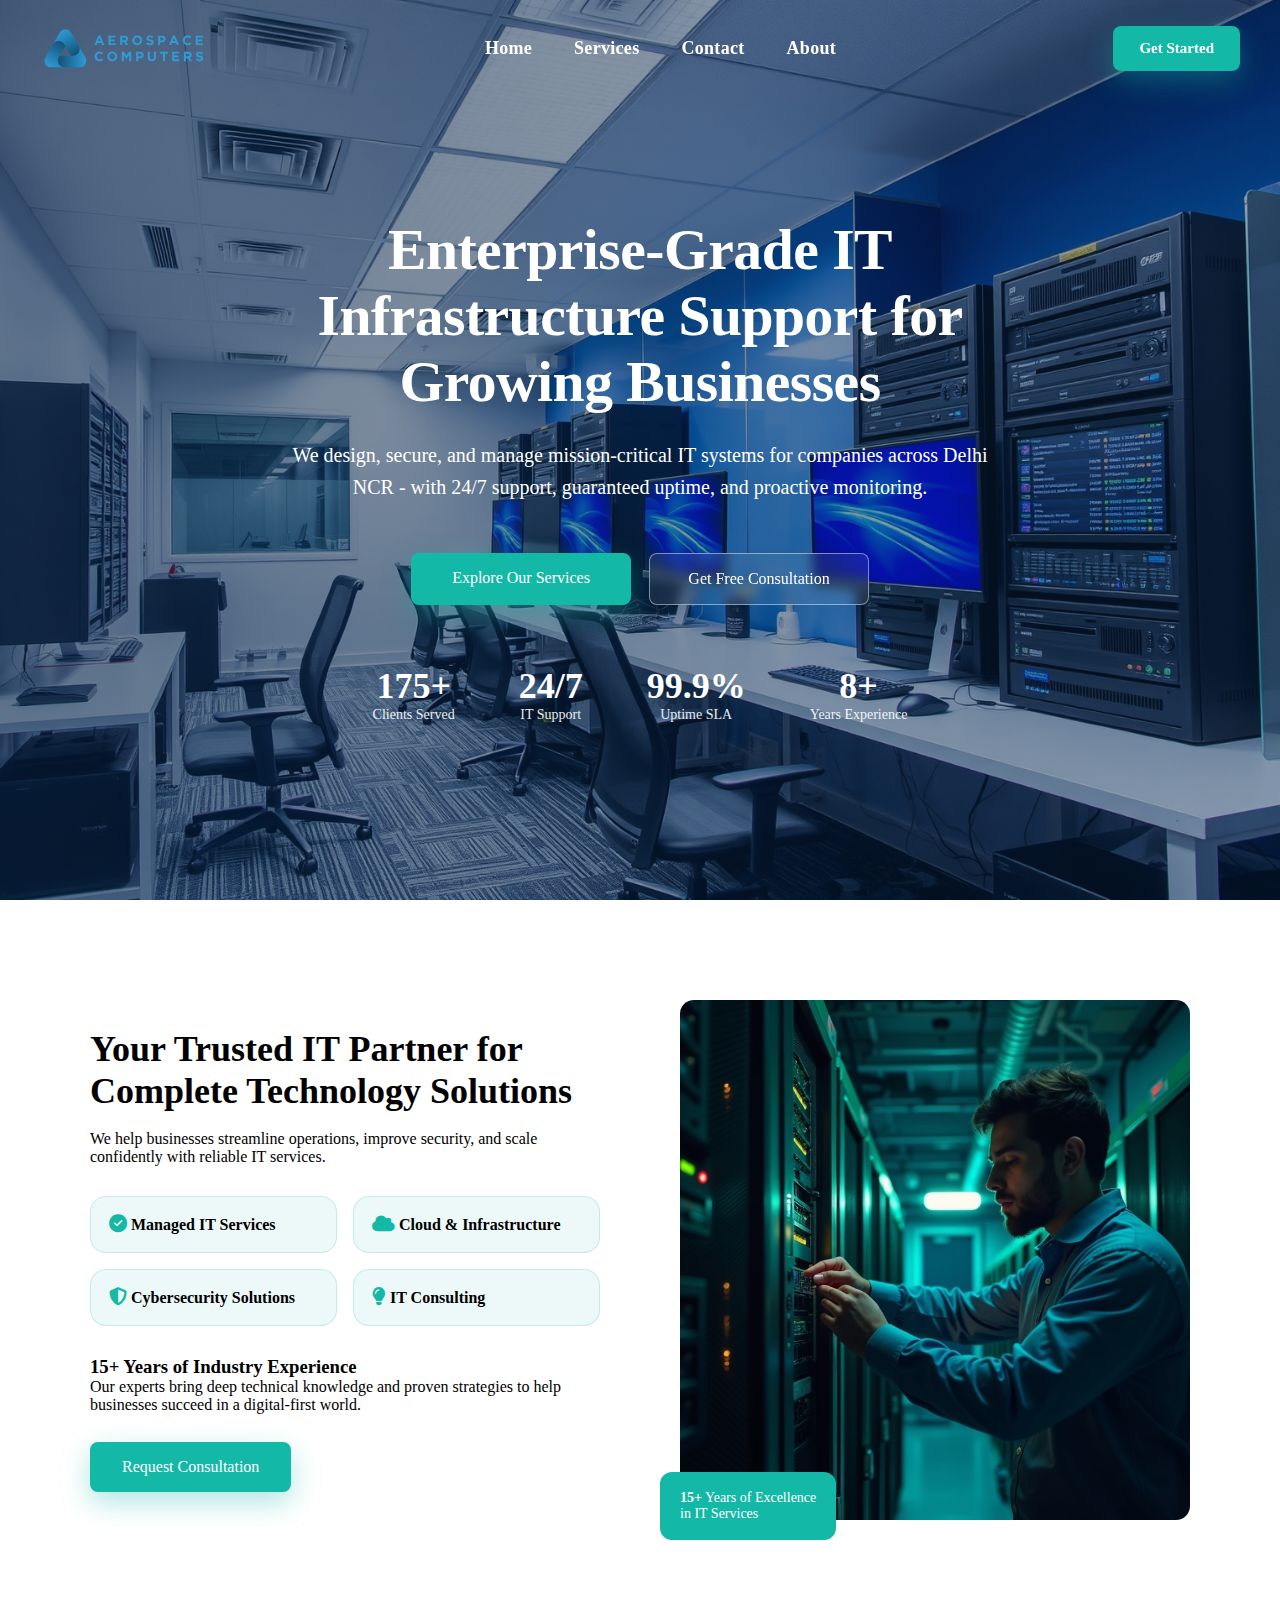
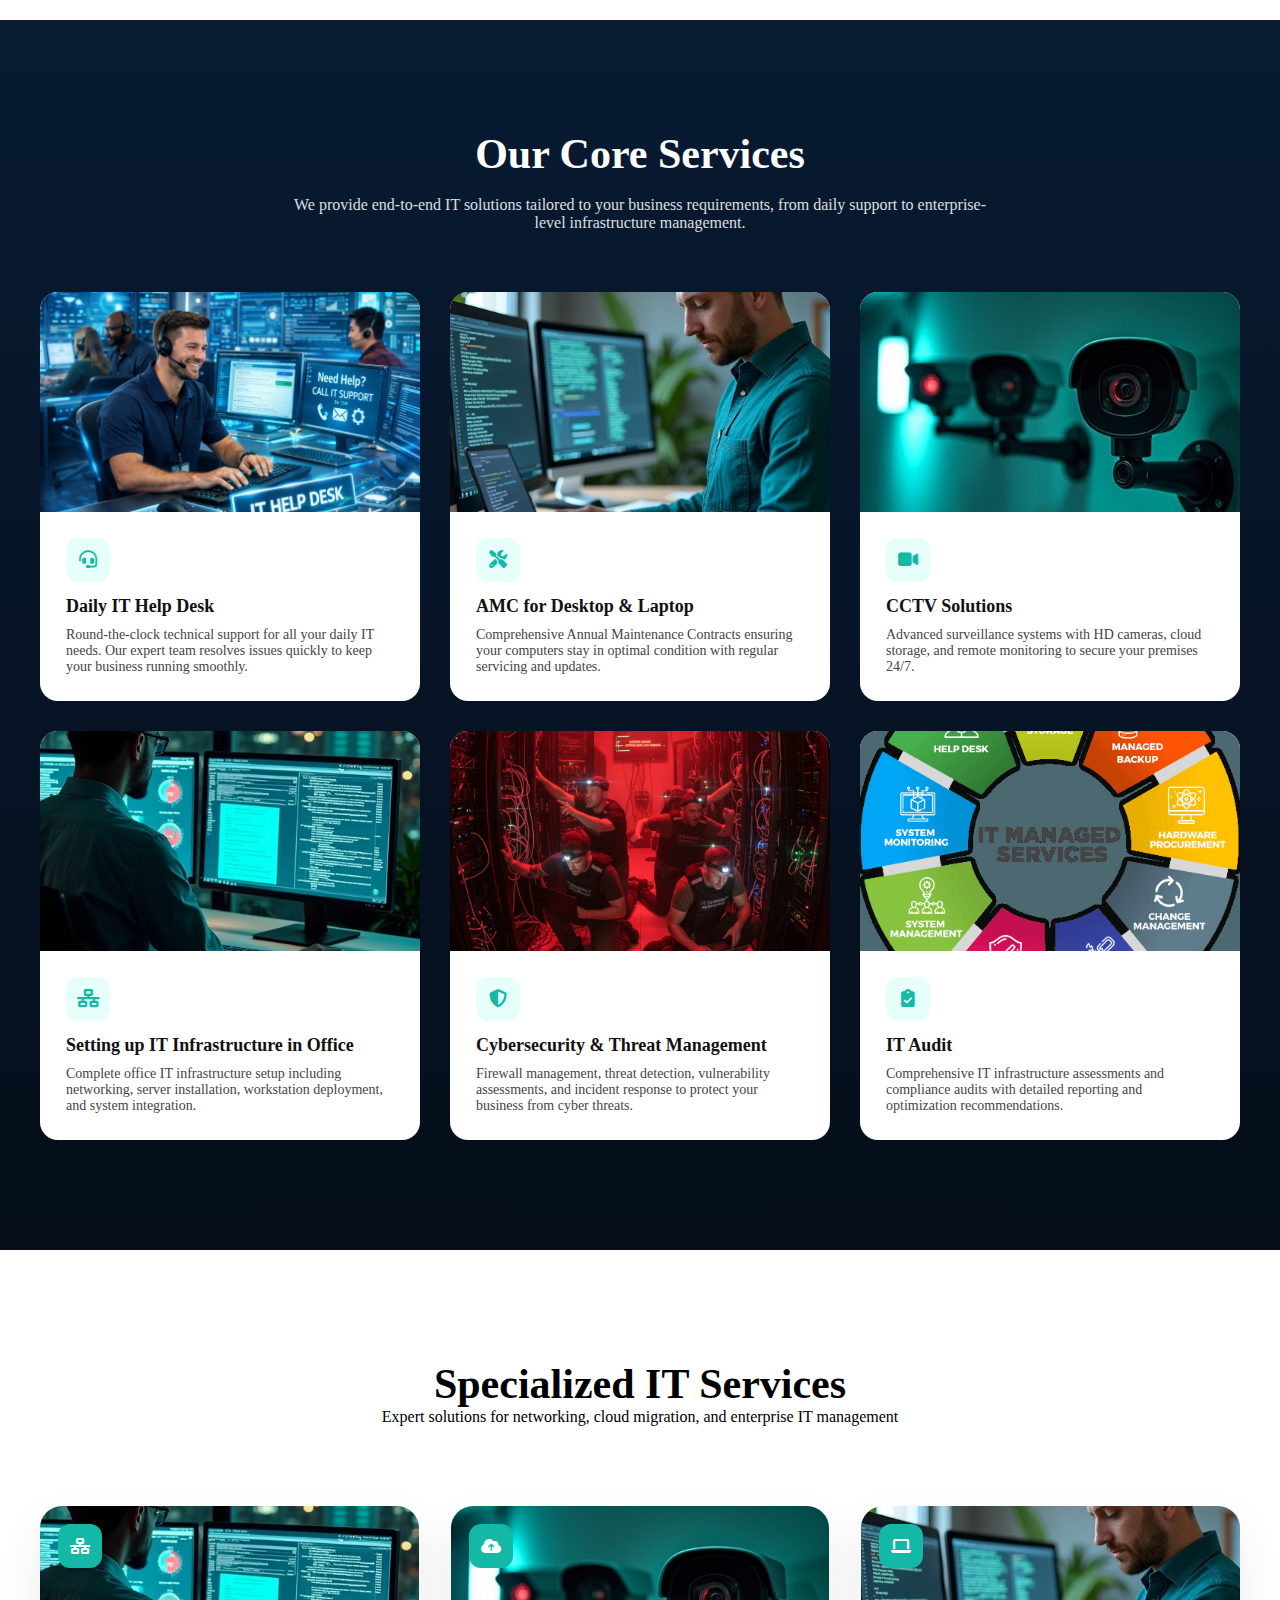
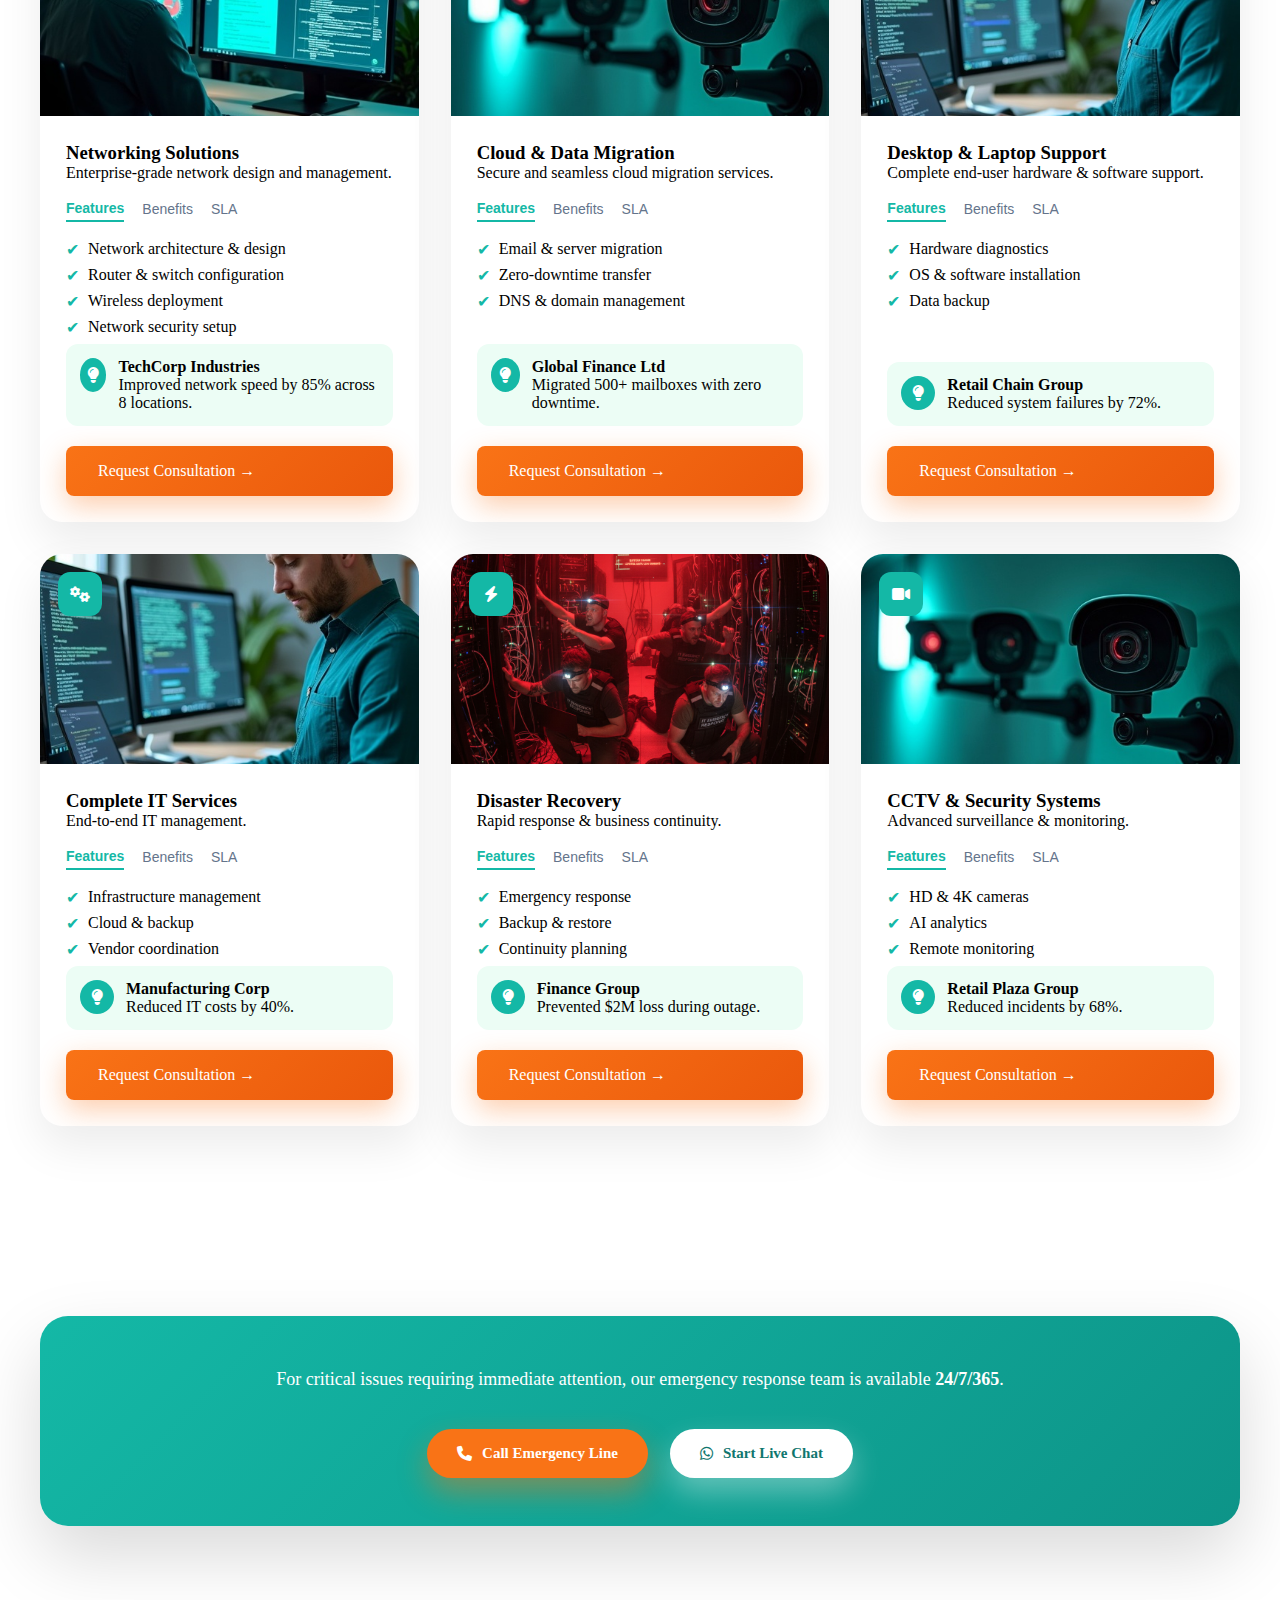
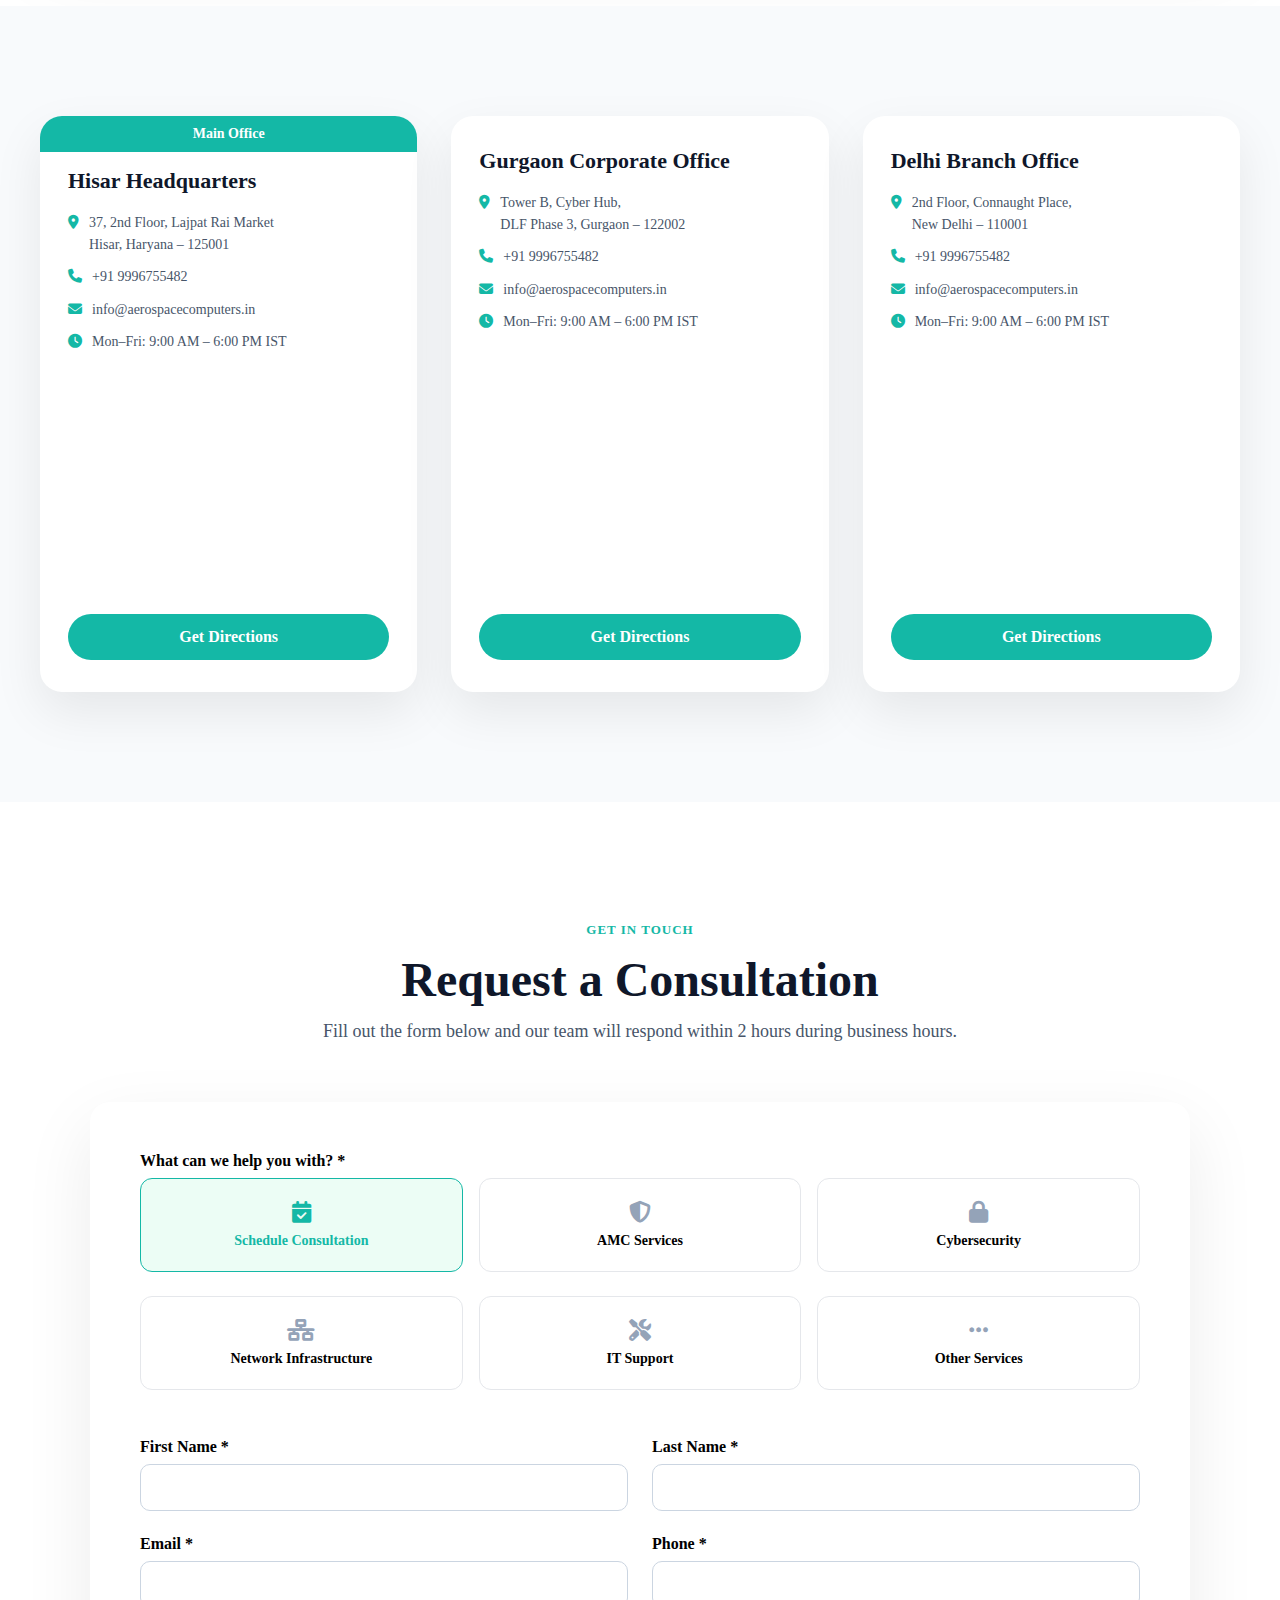
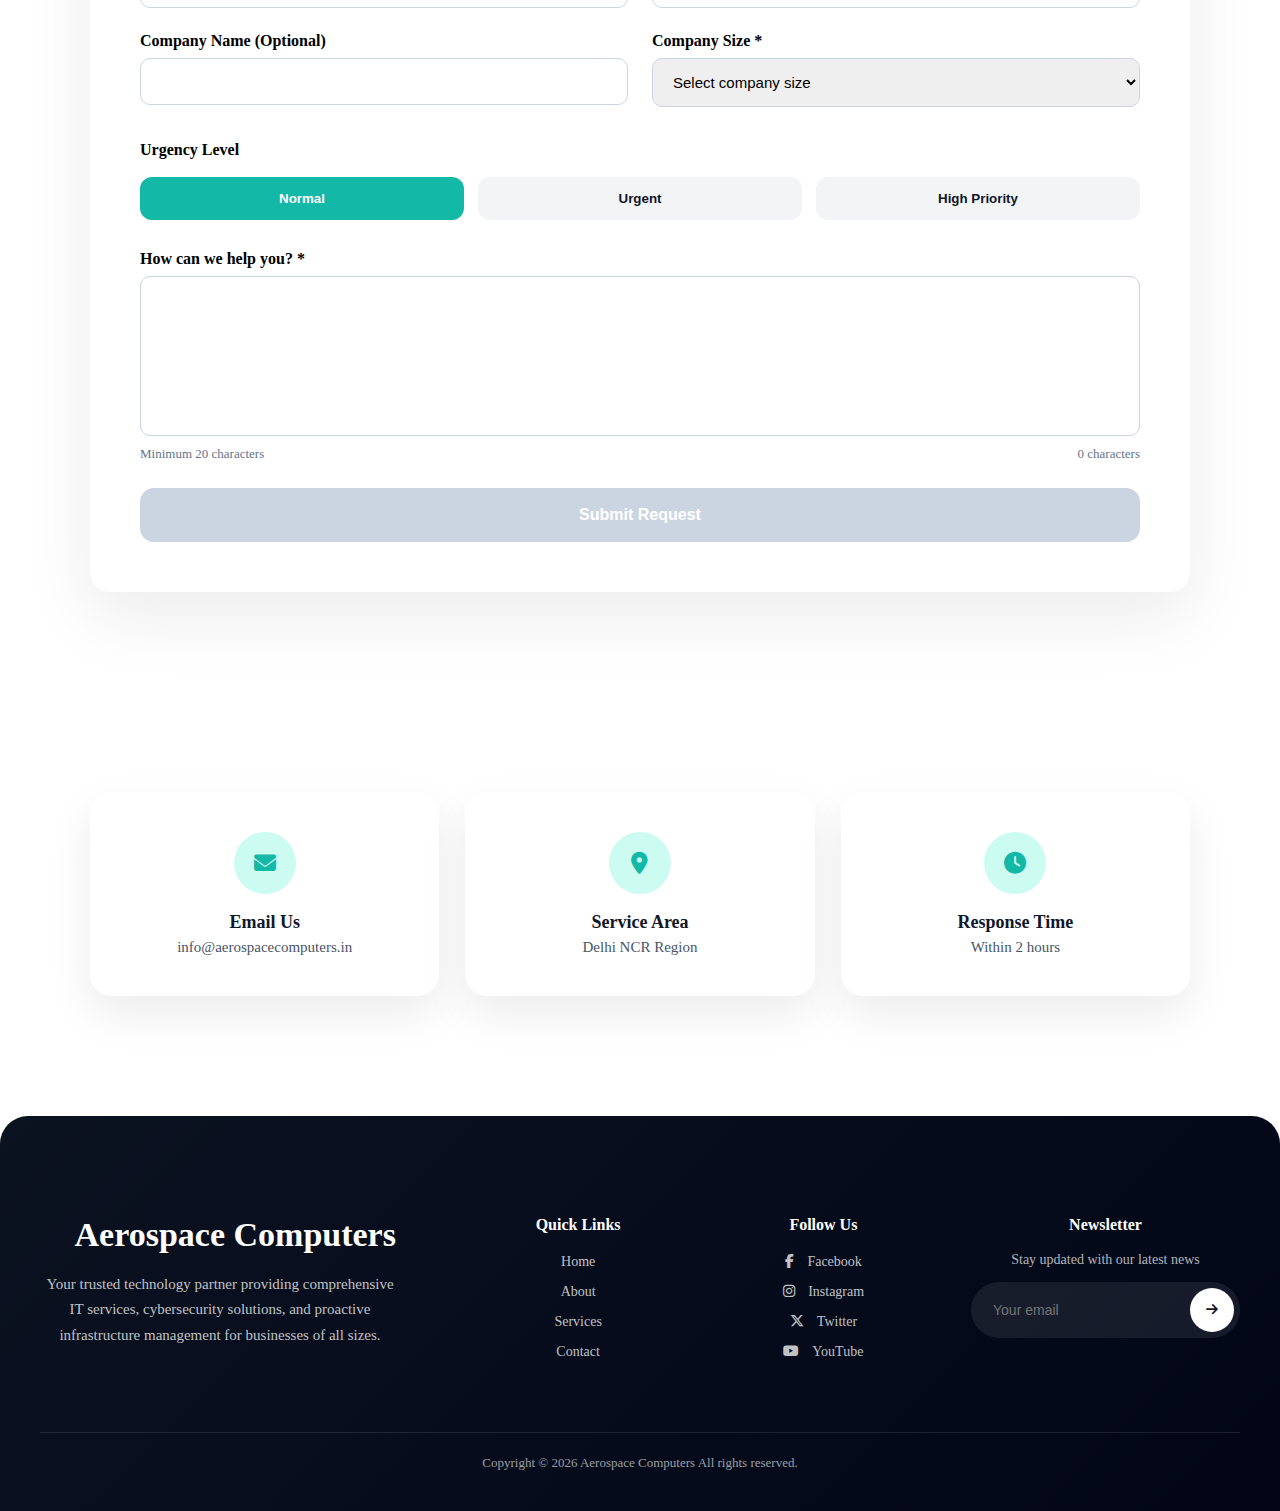
<file: index.html>
<head>
  <meta charset="UTF-8">

  <!-- MOBILE -->
  <meta name="viewport" content="width=device-width, initial-scale=1.0">

  <!-- TITLE (ONE ONLY) -->
  <title>Aerospace Computers</title>
  <meta name="viewport" content="width=device-width, initial-scale=1.0">

  <!-- META DESCRIPTION (ONE ONLY) -->
  <meta
    name="description"
    content="Aerospace Computers provides managed IT services, cybersecurity, cloud solutions, AMC support, and 24/7 IT helpdesk for businesses in Delhi NCR."
  >

  <meta name="theme-color" content="#0f172a">


  <!-- KEYWORDS (OPTIONAL, CLEAN) -->
  <meta
    name="keywords"
    content="IT services Delhi NCR, Managed IT, AMC IT support, Cybersecurity services, Cloud migration, IT infrastructure"
  >

  <meta name="author" content="Aerospace Computers">

  <!-- PERFORMANCE: PRECONNECT -->
  <link rel="preconnect" href="https://cdnjs.cloudflare.com" crossorigin>

  <!-- CSS (NON-BLOCKING SAFE) -->
  <link rel="preload" href="style.css" as="style" onload="this.rel='stylesheet'">
  <noscript><link rel="stylesheet" href="style.css"></noscript>

  <!-- FONT AWESOME (ONCE, OPTIMIZED) -->
  <link
    rel="preload"
    href="https://cdnjs.cloudflare.com/ajax/libs/font-awesome/6.5.1/css/all.min.css"
    as="style"
    onload="this.rel='stylesheet'"
  >

  <!-- HERO IMAGE PRELOAD (LCP BOOST) -->
  <link
    rel="preload"
    as="image"
    href="images/server.jpg"
    fetchpriority="high"
  >

  <!-- OPEN GRAPH (SOCIAL SHARING) -->
  <meta property="og:title" content="Complete IT Solutions for Your Business">
  <meta property="og:description" content="Managed IT services, cybersecurity, cloud solutions & 24/7 IT support.">
  <meta property="og:type" content="website">
  <meta property="og:url" content="https://yourdomain.com/">
  <meta property="og:image" content="https://yourdomain.com/images/og-image.jpg">

  <!-- TWITTER -->
  <meta name="twitter:card" content="summary_large_image">

  
<!-- Favicons -->
<link rel="icon" href="/icons/favicon.ico">
<link rel="icon" type="image/png" sizes="32x32" href="/icons/favicon-32x32.png">
<link rel="icon" type="image/png" sizes="16x16" href="/icons/favicon-16x16.png">
<link rel="apple-touch-icon" href="/icons/apple-touch-icon.png">

<!-- PWA -->
<link rel="manifest" href="/manifest.json">
<meta name="theme-color" content="#0f172a">




</head>



<body>

<!-- NAVBAR -->
<nav class="nav">
  <div class="nav-inner">

    <div class="logo">
      <img src="images/logo.svg" alt="Aerospace Computers">
    </div>

    <ul>
      <li><a href="#hero">Home</a></li>
      <li><a href="#services">Services</a></li>
      <li><a href="#consultation">Contact</a></li>
      <li><a href="about.html" target="_blank" rel="noopener noreferrer">About</a></li>
    </ul>

    <!-- MOBILE MENU -->
    <div class="menu-toggle" id="menuToggle">
      <span></span>
      <span></span>
      <span></span>
    </div>

    <a href="consultation.html" target="_blank" rel="noopener" class="nav-btn">
      Get Started
    </a>

  </div>
</nav>

<!-- ================= HERO ================= -->
<header class="hero" id="hero">

  <div class="hero-content">
    <h1>Enterprise-Grade IT Infrastructure Support for Growing Businesses</h1>
    <p>We design, secure, and manage mission-critical IT systems for companies across Delhi NCR - with 24/7 support, guaranteed uptime, and proactive monitoring.</p>

    <div class="hero-buttons">
      <a href="#services" class="btn primary">Explore Our Services</a>
      <a href="consultation.html" target="_blank" rel="noopener" class="btn outline">
        Get Free Consultation
      </a>
    </div>

    <div class="hero-stats">
      <div><h3>175+</h3><span>Clients Served</span></div>
      <div><h3>24/7</h3><span>IT Support</span></div>
      <div><h3>99.9%</h3><span>Uptime SLA</span></div>
      <div><h3>8+</h3><span>Years Experience</span></div>
    </div>

  </div>

</header>




<!-- ================= ABOUT ================= -->
<section class="about" id="about">
  <div class="about-container">

    <div class="about-text">
      <h2>Your Trusted IT Partner for Complete Technology Solutions</h2>

      <p class="about-intro">
        We help businesses streamline operations, improve security, and scale
        confidently with reliable IT services.
      </p>

      <ul class="about-list">
        <li><i class="fa-solid fa-circle-check"></i> Managed IT Services</li>
        <li><i class="fa-solid fa-cloud"></i> Cloud & Infrastructure</li>
        <li><i class="fa-solid fa-shield-halved"></i> Cybersecurity Solutions</li>
        <li><i class="fa-solid fa-lightbulb"></i> IT Consulting</li>
      </ul>

      <h3>15+ Years of Industry Experience</h3>
      <p class="about-subtext">
        Our experts bring deep technical knowledge and proven strategies to help
        businesses succeed in a digital-first world.
      </p>

      <a href="consultation.html" 
        target="_blank" 
        rel="noopener noreferrer" 
        class="btn primary">
        Request Consultation
      </a>


    </div>

    <div class="about-image">
      <img
  src="images/server.jpg"
  srcset="images/service-about.jpg"
  sizes="(max-width: 768px) 90vw, 1600px"
  loading="eager"
  fetchpriority="high"
  alt="Enterprise IT Infrastructure Services"
/>

      <div class="experience-badge">
        <strong>15+</strong>
        <span>Years of Excellence<br>in IT Services</span>
      </div>
    </div>

  </div>
</section>

<!-- ================= OUR CORE SERVICES ================= -->
<section id="services" class="core-services">
<div class="core-container">
  <div class="services-header">
    <h2>Our Core Services</h2>
    <p>
      We provide end-to-end IT solutions tailored to your business requirements,
      from daily support to enterprise-level infrastructure management.
    </p>
  </div>

  <div class="services-grid">

    <!-- CARD 1 -->
    <div class="service-card image-card">
      <img src="images/services/it-helpdesk.jpg" alt="Daily IT Help Desk">
      <div class="card-content">
        <div class="icon"> <i class="fa-solid fa-headset"> </i> </div>

        <h3>Daily IT Help Desk</h3>
        <p>
          Round-the-clock technical support for all your daily IT needs.
          Our expert team resolves issues quickly to keep your business running smoothly.
        </p>
      </div>
    </div>

    <!-- CARD 2 -->
    <div class="service-card image-card">
      <img src="images/services/amc.jpg" alt="AMC for Desktop & Laptop">
      <div class="card-content">
        <div class="icon"> <i class="fa-solid fa-screwdriver-wrench"></i> </div>
        <h3>AMC for Desktop & Laptop</h3>
        <p>
          Comprehensive Annual Maintenance Contracts ensuring your computers
          stay in optimal condition with regular servicing and updates.
        </p>
      </div>
    </div>

    <!-- CARD 3 -->
    <div class="service-card image-card">
      <img src="images/services/cctv.jpg" loading="lazy" alt="CCTV security solutions">
      <div class="card-content">
        <div class="icon"> <i class="fa-solid fa-video"> </i> </div>
		<h3>CCTV Solutions</h3>
        <p>
          Advanced surveillance systems with HD cameras, cloud storage,
          and remote monitoring to secure your premises 24/7.
        </p>
      </div>
    </div>

    <!-- CARD 4 -->
    <div class="service-card image-card">
      <img src="images/services/infrastructure.jpg" alt="IT Infrastructure Setup">
      <div class="card-content">
        <div class="icon"> <i class="fa-solid fa-network-wired"></i> </div>
        <h3>Setting up IT Infrastructure in Office</h3>
        <p>
          Complete office IT infrastructure setup including networking,
          server installation, workstation deployment, and system integration.
        </p>
      </div>
    </div>

    <!-- CARD 5 -->
    <div class="service-card image-card">
      <img src="images/services/cybersecurity.jpg" alt="Cybersecurity Management">
      <div class="card-content">
        <div class="icon"> <i class="fa-solid fa-shield-halved"></i> </div>
        <h3>Cybersecurity & Threat Management</h3>
        <p>
          Firewall management, threat detection, vulnerability assessments,
          and incident response to protect your business from cyber threats.
        </p>
      </div>
    </div>

    <!-- CARD 6 -->
    <div class="service-card image-card">
      <img src="images/services/audit.jpg" alt="IT Audit">
      <div class="card-content">
        <div class="icon"> <i class="fa-solid fa-clipboard-check"></i> </div>
        <h3>IT Audit</h3>
        <p>
          Comprehensive IT infrastructure assessments and compliance audits
          with detailed reporting and optimization recommendations.
        </p>
      </div>
    </div>
</div>
  </div>
</section>





				<!-- ================= SPECIALIZED IT SERVICES ================= -->
<section class="specialized-services">
  <div class="spec-container">

    <div class="spec-header">
      <h2>Specialized IT Services</h2>
      <p>Expert solutions for networking, cloud migration, and enterprise IT management</p>
    </div>

    <div class="spec-grid">

      <!-- CARD 1 -->
      <div class="spec-card">
        <div class="spec-image">
          <img src="images/specialized/network.jpg">
          <span class="spec-icon"><i class="fa-solid fa-network-wired"></i></span>
        </div>
        <div class="spec-content">
          <h3>Networking Solutions</h3>
          <p>Enterprise-grade network design and management.</p>

          <div class="spec-tabs">
            <button class="active" data-tab="features">Features</button>
            <button data-tab="benefits">Benefits</button>
            <button data-tab="sla">SLA</button>
          </div>

          <ul class="spec-list active" data-panel="features">
            <li>Network architecture & design</li>
            <li>Router & switch configuration</li>
            <li>Wireless deployment</li>
            <li>Network security setup</li>
          </ul>

          <ul class="spec-list" data-panel="benefits">
            <li>85% faster connectivity</li>
            <li>Reduced downtime</li>
            <li>Scalable infrastructure</li>
          </ul>

          <ul class="spec-list" data-panel="sla">
            <li>24/7 monitoring</li>
            <li>4-hour response</li>
            <li>99.9% uptime</li>
          </ul>

          <div class="spec-story">
            <div class="story-icon"><i class="fa-solid fa-lightbulb"></i></div>
            <div class="story-text">
              <strong>TechCorp Industries</strong>
              <p>Improved network speed by 85% across 8 locations.</p>
            </div>
          </div>

          <a href="consultation.html" 
   target="_blank" 
   rel="noopener noreferrer" 
   class="btn orange"
   Request Consultation
   >
   Request Consultation →
</a>




        </div>
      </div>

      <!-- CARD 2 -->
      <div class="spec-card">
        <div class="spec-image">
          <img src="images/specialized/cloud.jpg">
          <span class="spec-icon"><i class="fa-solid fa-cloud-arrow-up"></i></span>
        </div>
        <div class="spec-content">
          <h3>Cloud & Data Migration</h3>
          <p>Secure and seamless cloud migration services.</p>

          <div class="spec-tabs">
            <button class="active" data-tab="features">Features</button>
            <button data-tab="benefits">Benefits</button>
            <button data-tab="sla">SLA</button>
          </div>

          <ul class="spec-list active" data-panel="features">
            <li>Email & server migration</li>
            <li>Zero-downtime transfer</li>
            <li>DNS & domain management</li>
          </ul>

          <ul class="spec-list" data-panel="benefits">
            <li>Lower IT costs</li>
            <li>Improved system performance</li>
            <li>Remote access</li>
          </ul>

          <ul class="spec-list" data-panel="sla">
            <li>Dedicated engineer</li>
            <li>Guaranteed migration window</li>
            <li>Post-migration support</li>
          </ul>

          <div class="spec-story">
            <div class="story-icon"><i class="fa-solid fa-lightbulb"></i></div>
            <div class="story-text">
              <strong>Global Finance Ltd</strong>
              <p>Migrated 500+ mailboxes with zero downtime.</p>
            </div>
          </div>

          <a href="consultation.html" 
   target="_blank" 
   rel="noopener noreferrer" 
   class="btn orange"
   Request Consultation
   >
   Request Consultation →
</a>


        </div>
      </div>

      <!-- CARD 3 -->
      <div class="spec-card">
        <div class="spec-image">
          <img src="images/specialized/desktop.jpg">
          <span class="spec-icon"><i class="fa-solid fa-laptop"></i></span>
        </div>
        <div class="spec-content">
          <h3>Desktop & Laptop Support</h3>
          <p>Complete end-user hardware & software support.</p>

          <div class="spec-tabs">
            <button class="active" data-tab="features">Features</button>
            <button data-tab="benefits">Benefits</button>
            <button data-tab="sla">SLA</button>
          </div>

          <ul class="spec-list active" data-panel="features">
            <li>Hardware diagnostics</li>
            <li>OS & software installation</li>
            <li>Data backup</li>
          </ul>

          <ul class="spec-list" data-panel="benefits">
            <li>72% fewer failures</li>
            <li>Faster resolution</li>
            <li>Higher productivity</li>
          </ul>

          <ul class="spec-list" data-panel="sla">
            <li>Same-day support</li>
            <li>Remote & onsite</li>
            <li>Priority tickets</li>
          </ul>

          <div class="spec-story">
            <div class="story-icon"><i class="fa-solid fa-lightbulb"></i></div>
            <div class="story-text">
              <strong>Retail Chain Group</strong>
              <p>Reduced system failures by 72%.</p>
            </div>
          </div>

          <a href="consultation.html" 
   target="_blank" 
   rel="noopener noreferrer" 
   class="btn orange"
   Request Consultation
   >
   Request Consultation →
</a>


        </div>
      </div>

      <!-- CARD 4 -->
      <div class="spec-card">
        <div class="spec-image">
          <img src="images/specialized/complete-it.jpg">
          <span class="spec-icon"><i class="fa-solid fa-gears"></i></span>
        </div>
        <div class="spec-content">
          <h3>Complete IT Services</h3>
          <p>End-to-end IT management.</p>

          <div class="spec-tabs">
            <button class="active" data-tab="features">Features</button>
            <button data-tab="benefits">Benefits</button>
            <button data-tab="sla">SLA</button>
          </div>

          <ul class="spec-list active" data-panel="features">
            <li>Infrastructure management</li>
            <li>Cloud & backup</li>
            <li>Vendor coordination</li>
          </ul>

          <ul class="spec-list" data-panel="benefits">
            <li>40% cost reduction</li>
            <li>Improved reliability</li>
            <li>Single IT partner</li>
          </ul>

          <ul class="spec-list" data-panel="sla">
            <li>Dedicated manager</li>
            <li>Monthly reporting</li>
            <li>Guaranteed response</li>
          </ul>

          <div class="spec-story">
            <div class="story-icon"><i class="fa-solid fa-lightbulb"></i></div>
            <div class="story-text">
              <strong>Manufacturing Corp</strong>
              <p>Reduced IT costs by 40%.</p>
            </div>
          </div>

          <a href="consultation.html" 
   target="_blank" 
   rel="noopener noreferrer" 
   class="btn orange"
   Request Consultation
   >
   Request Consultation →
</a>


        </div>
      </div>

      <!-- CARD 5 -->
      <div class="spec-card">
        <div class="spec-image">
          <img src="images/specialized/disaster.jpg">
          <span class="spec-icon"><i class="fa-solid fa-bolt"></i></span>
        </div>
        <div class="spec-content">
          <h3>Disaster Recovery</h3>
          <p>Rapid response & business continuity.</p>

          <div class="spec-tabs">
            <button class="active" data-tab="features">Features</button>
            <button data-tab="benefits">Benefits</button>
            <button data-tab="sla">SLA</button>
          </div>

          <ul class="spec-list active" data-panel="features">
            <li>Emergency response</li>
            <li>Backup & restore</li>
            <li>Continuity planning</li>
          </ul>

          <ul class="spec-list" data-panel="benefits">
            <li>Minimal downtime</li>
            <li>Data protection</li>
            <li>Business resilience</li>
          </ul>

          <ul class="spec-list" data-panel="sla">
            <li>Immediate escalation</li>
            <li>24/7 availability</li>
            <li>Guaranteed recovery</li>
          </ul>

          <div class="spec-story">
            <div class="story-icon"><i class="fa-solid fa-lightbulb"></i></div>
            <div class="story-text">
              <strong>Finance Group</strong>
              <p>Prevented $2M loss during outage.</p>
            </div>
          </div>

          <a href="consultation.html" 
   target="_blank" 
   rel="noopener noreferrer" 
   class="btn orange"
   Request Consultation
   >
   Request Consultation →
</a>


        </div>
      </div>

      <!-- CARD 6 -->
      <div class="spec-card">
        <div class="spec-image">
          <img src="images/specialized/cctv.jpg">
          <span class="spec-icon"><i class="fa-solid fa-video"></i></span>
        </div>
        <div class="spec-content">
          <h3>CCTV & Security Systems</h3>
          <p>Advanced surveillance & monitoring.</p>

          <div class="spec-tabs">
            <button class="active" data-tab="features">Features</button>
            <button data-tab="benefits">Benefits</button>
            <button data-tab="sla">SLA</button>
          </div>

          <ul class="spec-list active" data-panel="features">
            <li>HD & 4K cameras</li>
            <li>AI analytics</li>
            <li>Remote monitoring</li>
          </ul>

          <ul class="spec-list" data-panel="benefits">
            <li>68% fewer incidents</li>
            <li>Improved safety</li>
            <li>24/7 coverage</li>
          </ul>

          <ul class="spec-list" data-panel="sla">
            <li>Priority maintenance</li>
            <li>Health monitoring</li>
            <li>Guaranteed uptime</li>
          </ul>

          <div class="spec-story">
            <div class="story-icon"><i class="fa-solid fa-lightbulb"></i></div>
            <div class="story-text">
              <strong>Retail Plaza Group</strong>
              <p>Reduced incidents by 68%.</p>
            </div>
          </div>

          <a href="consultation.html" 
   target="_blank" 
   rel="noopener noreferrer" 
   class="btn orange"
   Request Consultation
   >
   Request Consultation →
</a>


        </div>
      </div>

    </div>
  </div>
</section>

<!-- ================= EMERGENCY SUPPORT CTA ================= -->
<section class="emergency-cta">
  <div class="emergency-box">

    <p class="emergency-text">
      For critical issues requiring immediate attention, our emergency response team
      is available <strong>24/7/365</strong>.
    </p>

    <div class="emergency-actions">
      <a href="tel:+919996755482" class="emergency-btn emergency-call">
        <i class="fa-solid fa-phone"></i>
        Call Emergency Line
      </a>

      <a
  href="https://wa.me/919996755482?text=Hello%20I%20need%20urgent%20IT%20support"
  target="_blank"
  class="emergency-btn emergency-chat"
>
  <i class="fa-brands fa-whatsapp"></i>
  Start Live Chat
</a>


  </div>
</section>


<!-- ================= OFFICE LOCATIONS (DETAILED) ================= -->
<section class="office-detailed">
  <div class="office-detailed-container">

    <!-- CARD 1 : HISAR -->
    <div class="office-detailed-card main-office">
      <div class="office-badge">Main Office</div>

      <h3>Hisar Headquarters</h3>

      <div class="office-info">
        <p><i class="fa-solid fa-location-dot"></i>
          37, 2nd Floor, Lajpat Rai Market<br>
          Hisar, Haryana – 125001
        </p>

        <p><i class="fa-solid fa-phone"></i> +91 9996755482</p>
        <p><i class="fa-solid fa-envelope"></i> info@aerospacecomputers.in</p>
        <p><i class="fa-solid fa-clock"></i> Mon–Fri: 9:00 AM – 6:00 PM IST</p>
      </div>

      <iframe
        src="https://www.google.com/maps?q=Hisar,Haryana&output=embed"
        loading="lazy">
      </iframe>

      <a
        href="https://www.google.com/maps/dir/?api=1&destination=Hisar,Haryana"
        target="_blank"
        class="office-direction-btn">
        Get Directions
      </a>
    </div>

    <!-- CARD 2 : GURGAON -->
    <div class="office-detailed-card">
      <h3>Gurgaon Corporate Office</h3>

      <div class="office-info">
        <p><i class="fa-solid fa-location-dot"></i>
          Tower B, Cyber Hub,<br>
          DLF Phase 3, Gurgaon – 122002
        </p>

        <p><i class="fa-solid fa-phone"></i> +91 9996755482</p>
        <p><i class="fa-solid fa-envelope"></i> info@aerospacecomputers.in</p>
        <p><i class="fa-solid fa-clock"></i> Mon–Fri: 9:00 AM – 6:00 PM IST</p>
      </div>

      <iframe
        src="https://www.google.com/maps?q=Gurgaon,Haryana&output=embed"
        loading="lazy">
      </iframe>

      <a
        href="https://www.google.com/maps/dir/?api=1&destination=Gurgaon,Haryana"
        target="_blank"
        class="office-direction-btn">
        Get Directions
      </a>
    </div>

    <!-- CARD 3 : DELHI -->
    <div class="office-detailed-card">
      <h3>Delhi Branch Office</h3>

      <div class="office-info">
        <p><i class="fa-solid fa-location-dot"></i>
          2nd Floor, Connaught Place,<br>
          New Delhi – 110001
        </p>

        <p><i class="fa-solid fa-phone"></i> +91 9996755482</p>
        <p><i class="fa-solid fa-envelope"></i> info@aerospacecomputers.in</p>
        <p><i class="fa-solid fa-clock"></i> Mon–Fri: 9:00 AM – 6:00 PM IST</p>
      </div>

      <iframe
        src="https://www.google.com/maps?q=Connaught%20Place,Delhi&output=embed"
        loading="lazy">
      </iframe>

      <a
        href="https://www.google.com/maps/dir/?api=1&destination=Connaught%20Place,Delhi"
        target="_blank"
        class="office-direction-btn">
        Get Directions
      </a>
    </div>

  </div>
</section>

<!-- ================= CONSULTATION FORM ================= -->
<section class="consult-section" id="consultation">
  <div class="consult-container">
    <span class="consult-tag">GET IN TOUCH</span>
    <h2>Request a Consultation</h2>
    <p class="consult-subtext">
      Fill out the form below and our team will respond within 2 hours during business hours.
    </p>

<form id="consultForm" class="consult-form">

  <!-- SERVICE -->
  <label class="form-label">What can we help you with? *</label>
  <div class="service-options">
    <label class="service-box">
      <input type="radio" name="service" value="Schedule Consultation" checked>
      <i class="fa-solid fa-calendar-check"></i>
      <span>Schedule Consultation</span>
    </label>
    <label class="service-box">
      <input type="radio" name="service" value="AMC Services">
      <i class="fa-solid fa-shield-halved"></i>
      <span>AMC Services</span>
    </label>
    <label class="service-box">
      <input type="radio" name="service" value="Cybersecurity">
      <i class="fa-solid fa-lock"></i>
      <span>Cybersecurity</span>
    </label>
    <label class="service-box">
      <input type="radio" name="service" value="Network Infrastructure">
      <i class="fa-solid fa-network-wired"></i>
      <span>Network Infrastructure</span>
    </label>
    <label class="service-box">
      <input type="radio" name="service" value="IT Support">
      <i class="fa-solid fa-screwdriver-wrench"></i>
      <span>IT Support</span>
    </label>
    <label class="service-box">
      <input type="radio" name="service" value="Other Services">
      <i class="fa-solid fa-ellipsis"></i>
      <span>Other Services</span>
    </label>
  </div>

  <!-- INPUT GRID -->
  <div class="form-grid">
    <div>
      <label>First Name *</label>
      <input type="text" name="firstName" required>
    </div>
    <div>
      <label>Last Name *</label>
      <input type="text" name="lastName" required>
    </div>
    <div>
      <label>Email *</label>
      <input type="email" name="email" required>
    </div>
    <div>
      <label>Phone *</label>
      <input type="tel" name="phone" required>
    </div>
    <div>
      <label>Company Name <span class="optional">(Optional)</span></label>
      <input type="text" name="company" >
    </div>
    <div>
      <label>Company Size *</label>
      <select name="companySize" >
        <option value="">Select company size</option>
        <option>1–10</option>
        <option>11–50</option>
        <option>51–200</option>
        <option>200+</option>
        <option>NA</option>
      </select>
    </div>
  </div>

  <!-- URGENCY -->
  <label class="form-label">Urgency Level</label>
  <div class="urgency-options">
    <button type="button" class="active" data-level="normal">Normal</button>
    <button type="button" data-level="urgent">Urgent</button>
    <button type="button" data-level="high">High Priority</button>
  </div>

  <input type="hidden" name="urgency" id="urgencyInput" value="Normal">

  <!-- MESSAGE -->
  <label>How can we help you? *</label>
  <textarea
    name="message"
    id="messageInput"
    minlength="20"
    required
  ></textarea>

  <div class="char-info">
    <span>Minimum 20 characters</span>
    <span id="charCount">0 characters</span>
  </div>

  <!-- SUBMIT -->
  <button type="submit" class="submit-btn" id="submitBtn" disabled>
    Submit Request
  </button>

</form>
</div>
</section>

<!-- ================= CONTACT INFO STRIP ================= -->
<section class="contact-info-strip">
  <div class="contact-info-container">

    <div class="contact-info-card">
      <div class="contact-info-icon">
        <i class="fa-solid fa-envelope"></i>
      </div>
      <h4>Email Us</h4>
      <p>info@aerospacecomputers.in</p>
    </div>

    <div class="contact-info-card">
      <div class="contact-info-icon">
        <i class="fa-solid fa-location-dot"></i>
      </div>
      <h4>Service Area</h4>
      <p>Delhi NCR Region</p>
    </div>

    <div class="contact-info-card">
      <div class="contact-info-icon">
        <i class="fa-solid fa-clock"></i>
      </div>
      <h4>Response Time</h4>
      <p>Within 2 hours</p>
    </div>

  </div>
</section>




<!-- ================= FOOTER ================= -->
<footer class="site-footer">
  <div class="footer-container">

    <!-- ABOUT -->
    <div class="footer-col footer-about">
      <h3>Aerospace Computers</h3>
      <p>
        Your trusted technology partner providing comprehensive IT services,
        cybersecurity solutions, and proactive infrastructure management for
        businesses of all sizes.
      </p>
    </div>

    <!-- QUICK LINKS -->
    <div class="footer-col">
      <h4>Quick Links</h4>
      <ul>
        <li><a href="/">Home</a></li>
        <li>
    <a href="/about.html" target="_blank" rel="noopener noreferrer">
      About
    </a>
  </li>
        <li><a href="#services">Services</a></li>
        <li>
    <a href="/consultation.html" target="_blank" rel="noopener noreferrer">
      Contact
    </a>
  </li>
      
</div>

    <!-- SOCIAL -->
    <div class="footer-col">
      <h4>Follow Us</h4>
      <ul class="footer-social">
	    <li><a href="https://www.facebook.com/aerospacecomputers" target="_blank" rel="noopener noreferrer"><i class="fa-brands fa-facebook-f"></i> Facebook</a></a></li>
        <li><a href="https://www.instagram.com/aerospacecomputers/" target="_blank" rel="noopener noreferrer"><i class="fa-brands fa-instagram"></i> Instagram</a></a></li>
        <li><a href="https://x.com/aci_india" target="_blank" rel="noopener noreferrer"><i class="fa-brands fa-x-twitter"></i> Twitter</a></a></li>
        <li><a href="https://www.youtube.com/@aerospacecomputers" target="_blank" rel="noopener noreferrer"><i class="fa-brands fa-youtube"></i> YouTube</a></a></li>
		   </ul>
    </div>

    <!-- NEWSLETTER -->
    <div class="footer-col">
      <h4>Newsletter</h4>
      <p class="footer-note">Stay updated with our latest news</p>

      <form class="footer-newsletter">
        <input type="email" placeholder="Your email" required>
        <button type="submit">
          <i class="fa-solid fa-arrow-right"></i>
        </button>
      </form>
    </div>

  </div>

  <!-- BOTTOM BAR -->
  <div class="footer-bottom">
    <span>Copyright © 2026 Aerospace Computers All rights reserved.</span>
  </div>
</footer>

<!--  SCRIPT  -->

<script>
document.querySelectorAll('.spec-card').forEach(card => {
  const tabs = card.querySelectorAll('.spec-tabs button');
  const panels = card.querySelectorAll('.spec-list');

  tabs.forEach(tab => {
    tab.addEventListener('click', () => {

      // reset tabs + panels inside this card
      tabs.forEach(t => t.classList.remove('active'));
      panels.forEach(p => p.classList.remove('active'));

      // activate tab
      tab.classList.add('active');

      // show matching panel
      const target = tab.dataset.tab;
      card
        .querySelector(`.spec-list[data-panel="${target}"]`)
        .classList.add('active');
    });
  });
});
</script>

<script>
document.addEventListener("DOMContentLoaded", () => {

  const form = document.getElementById("consultForm");
  const textarea = document.getElementById("messageInput");
  const counter = document.getElementById("charCount");
  const submitBtn = document.getElementById("submitBtn");
  const urgencyInput = document.getElementById("urgencyInput");

  // URGENCY BUTTONS
  document.querySelectorAll(".urgency-options button").forEach(btn => {
    btn.addEventListener("click", () => {
      document.querySelectorAll(".urgency-options button")
        .forEach(b => b.classList.remove("active"));

      btn.classList.add("active");
      urgencyInput.value = btn.textContent.trim();
    });
  });

  // CHARACTER COUNTER
  textarea.addEventListener("input", () => {
  const len = textarea.value.length;
  counter.textContent = `${len} characters`;

  if (form.checkValidity()) {
    submitBtn.disabled = false;
    submitBtn.classList.add("active");
  } else {
    submitBtn.disabled = true;
    submitBtn.classList.remove("active");
  }
});


  // FORM SUBMIT
  form.addEventListener("submit", async e => {
    e.preventDefault();
    submitBtn.disabled = true;

    const formData = new FormData(form);

    try {
      const res = await fetch(
        "https://script.google.com/macros/s/AKfycbzMiuXuXRSiQN8UTelcTZb7HC3f9zVzccFf195dQbMav4VmFRiFWPLV0Jz-9RRGiBcdEA/exec",
        {
          method: "POST",
          body: formData
        }
      );

      const result = await res.json();

      if (result.success) {
        alert(`✅ Request submitted!\nTicket ID: ${result.ticketId}`);
        form.reset();
        urgencyInput.value = "Normal";
        counter.textContent = "0 characters";
        submitBtn.disabled = true;
      } else {
        alert("❌ Submission failed.");
      }

    } catch (err) {
      alert("⚠️ Network error. Please try again.");
      console.error(err);
    }
  });

});
</script>

<script>
document.addEventListener("DOMContentLoaded", () => {

  const nav = document.querySelector('.nav');
  const toggle = document.querySelector('.menu-toggle');
  const navLinks = document.querySelectorAll('.nav ul li a');

  /* Scroll Effect */
  if (nav) {
    window.addEventListener('scroll', () => {
      nav.classList.toggle('scrolled', window.scrollY > 50);
    });
  }

  /* Mobile Toggle */
  if (toggle && nav) {
    toggle.addEventListener('click', () => {
      toggle.classList.toggle('active');
      nav.classList.toggle('mobile-open');

      // Prevent background scroll
      document.body.style.overflow = nav.classList.contains('mobile-open')
        ? 'hidden'
        : '';
    });
  }

  /* Close on link click */
  navLinks.forEach(link => {
    link.addEventListener('click', () => {
      nav.classList.remove('mobile-open');
      toggle.classList.remove('active');
      document.body.style.overflow = '';
    });
  });

  /* Close when clicking outside */
  document.addEventListener('click', (e) => {
    if (
      nav.classList.contains('mobile-open') &&
      !nav.contains(e.target)
    ) {
      nav.classList.remove('mobile-open');
      toggle.classList.remove('active');
      document.body.style.overflow = '';
    }
  });

});
</script>







</body>
</html>
</file>
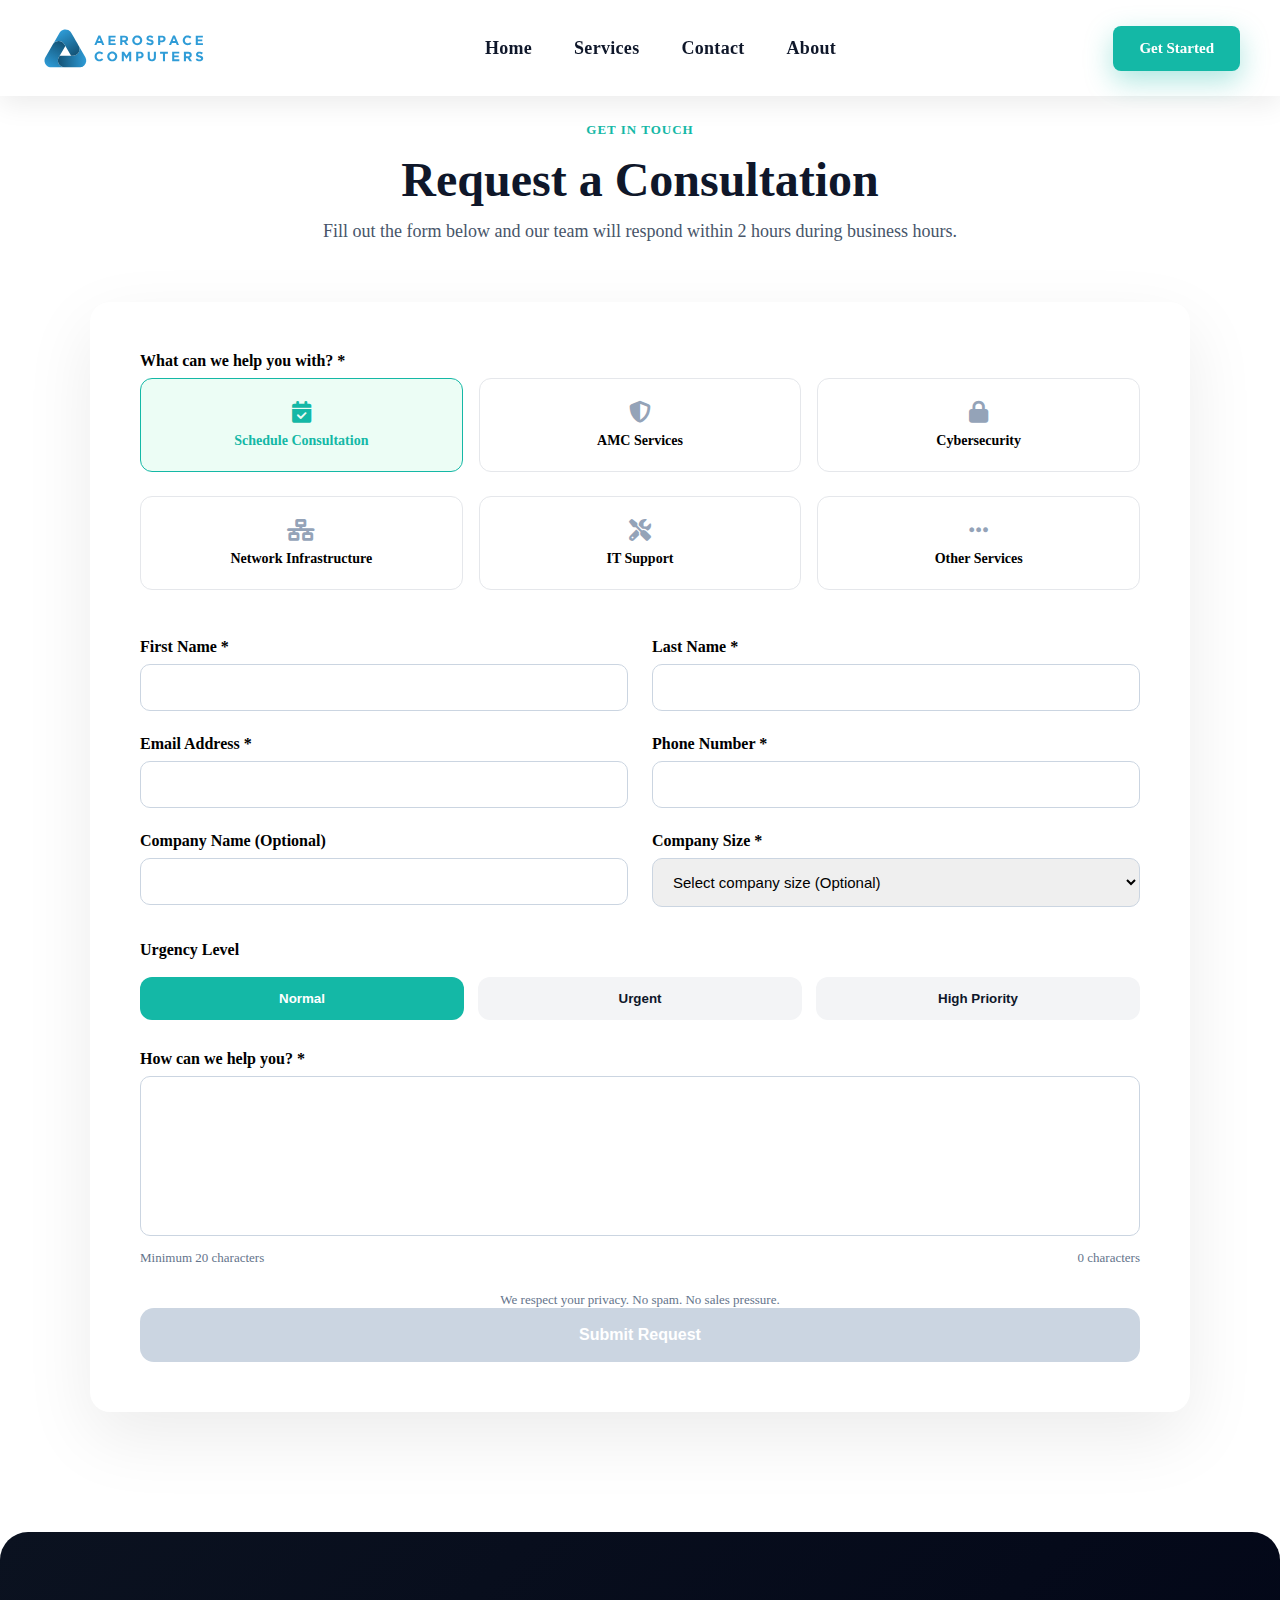
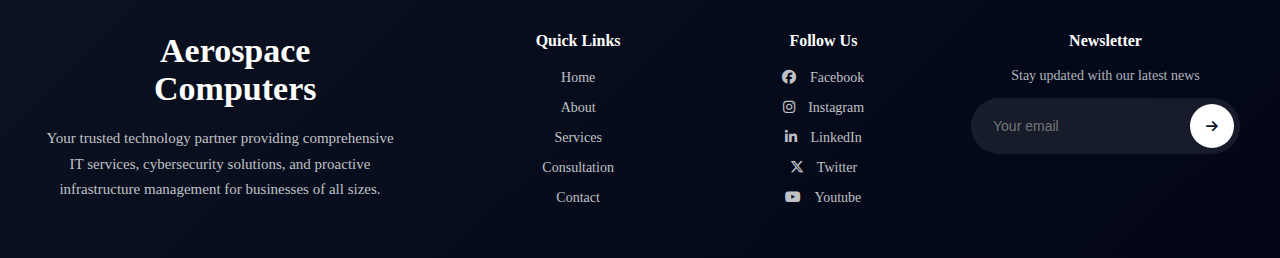
<file: consultation.html>
<!DOCTYPE html>
<html lang="en">
<head>
  <meta charset="UTF-8">
  <title>Request a Consultation</title>

  <meta name="viewport" content="width=device-width, initial-scale=1.0">

  <!-- CSS -->
  <link rel="stylesheet" href="style.css">

  <!-- Icons -->
  <link
    rel="stylesheet"
    href="https://cdnjs.cloudflare.com/ajax/libs/font-awesome/6.5.1/css/all.min.css"
  >

  <meta name="description" content="Request a professional IT consultation. 24/7 support available.">
</head>
<body>

<!-- ================= NAVBAR (SAME AS INDEX) ================= -->
  <nav class="nav nav-solid">
  <div class="nav-inner">

    <div class="logo">
      <img src="images/logo.svg" alt="Aerospace Computers">
    </div>

    <ul>
      <li><a href="index.html">Home</a></li>
      <li><a href="services.html">Services</a></li>
      <li><a href="contact.html">Contact</a></li>
      <li><a href="about.html">About</a></li>
    </ul>

    <a href="consultation.html" class="nav-btn">Get Started</a>

  </div>
</nav>


<!-- ================= CONSULTATION FORM (SAME AS INDEX) ================= -->
<section class="consult-section" id="consultation">
  <div class="consult-container">

    <span class="consult-tag">GET IN TOUCH</span>
    <h2>Request a Consultation</h2>
    <p class="consult-subtext">
      Fill out the form below and our team will respond within 2 hours during business hours.
    </p>

    <form class="consult-form" id="consultForm">


      <!-- SERVICE SELECTION -->
      <label class="form-label">What can we help you with? *</label>
      <div class="service-options">
        <label class="service-box">
          <input type="radio" name="service" value="Schedule Consultation" checked>
          <i class="fa-solid fa-calendar-check"></i>
          <span>Schedule Consultation</span>
        </label>

        <label class="service-box">
          <input type="radio" name="service" value="AMC Services">
          <i class="fa-solid fa-shield-halved"></i>
          <span>AMC Services</span>
        </label>

        <label class="service-box">
          <input type="radio" name="service" value="Cybersecurity">
          <i class="fa-solid fa-lock"></i>
          <span>Cybersecurity</span>
        </label>

        <label class="service-box">
          <input type="radio" name="service" value="Network Infrastructure">
          <i class="fa-solid fa-network-wired"></i>
          <span>Network Infrastructure</span>
        </label>

        <label class="service-box">
           <input type="radio" name="service" value="IT Support">
          <i class="fa-solid fa-screwdriver-wrench"></i>
          <span>IT Support</span>
        </label>

        <label class="service-box">
          <input type="radio" name="service" value="Other Services">
          <i class="fa-solid fa-ellipsis"></i>
          <span>Other Services</span>
        </label>
      </div>

      <!-- INPUT GRID -->
        <div class="form-grid">

    <div>
      <label>First Name *</label>
      <input type="text" name="firstName" required>
    </div>

    <div>
      <label>Last Name *</label>
      <input type="text" name="lastName" required>
    </div>

    <div>
      <label>Email Address *</label>
      <input type="email" name="email" required>
    </div>

    <div>
      <label>Phone Number *</label>
      <input type="tel" name="phone" required>
    </div>

    <div>
      <label>Company Name <span class="optional">(Optional)</span></label>
      <input type="text" name="company" >
    </div>

    <div>
      <label>Company Size *</label>
      <select name="companySize" >
        <option value="">Select company size (Optional)</option>
        <option>1–10</option>
        <option>11–50</option>
        <option>51–200</option>
        <option>200+</option>
        <option>NA</option>
      </select>
    </div>

  </div>

      <!-- URGENCY -->
      <label class="form-label">Urgency Level</label>
      <div class="urgency-options">
  <button type="button" class="active" data-level="normal">Normal</button>
  <button type="button" data-level="urgent">Urgent</button>
  <button type="button" data-level="high">High Priority</button>
</div>

<input type="hidden" name="urgency" id="urgencyInput" value="Normal">


      <!-- MESSAGE -->
      <label>How can we help you? *</label>
<textarea
  name="message"
  id="messageInput"
  minlength="20"
  required
></textarea>

<div class="char-info">
  <span>Minimum 20 characters</span>
  <span id="charCount">0 characters</span>
</div>

	  
	  <p style="font-size:13px;color:#64748b;text-align:center">
				We respect your privacy. No spam. No sales pressure.
	</p>


      <!-- SUBMIT -->
      <button type="submit" class="submit-btn" id="submitBtn" disabled>
  Submit Request
</button>


    </form>
  </div>
</section>


<!-- ================= FOOTER ================= -->
<footer class="site-footer">
  <div class="footer-container">

    <!-- ABOUT -->
    <div class="footer-col footer-about">
      <h3>Aerospace<br>Computers</h3>
      <p>
        Your trusted technology partner providing comprehensive IT services,
        cybersecurity solutions, and proactive infrastructure management for
        businesses of all sizes.
      </p>
    </div>

    <!-- QUICK LINKS -->
    <div class="footer-col">
      <h4>Quick Links</h4>
      <ul>
        <li><a href="#hero">Home</a></li>
        <li><a href="about.html" target="_blank" rel="noopener noreferrer">About</a></li>
        <li><a href="#services">Services</a></li>
        <li><a href="#consultation">Consultation</a></li>
        <li><a href="#contact">Contact</a></li>
      </ul>
    </div>

    <!-- SOCIAL -->
    <div class="footer-col">
      <h4>Follow Us</h4>
      <ul class="footer-social">
	    <li><a href="#"><i class="fa-brands fa-facebook"></i> Facebook</a></li>
        <li><a href="#"><i class="fa-brands fa-instagram"></i> Instagram</a></li>
        <li><a href="#"><i class="fa-brands fa-linkedin-in"></i> LinkedIn</a></li>
        <li><a href="#"><i class="fa-brands fa-x-twitter"></i> Twitter</a></li>
		<li><a href="https://www.youtube.com/channel/UCuY7Ves3qAFM6oeAAF09Lqw"><i class="fa-brands fa-youtube"></i> Youtube</a></li>
      </ul>
    </div>

    <!-- NEWSLETTER -->
    <div class="footer-col">
      <h4>Newsletter</h4>
      <p class="footer-note">Stay updated with our latest news</p>

      <form class="footer-newsletter">
        <input type="email" placeholder="Your email" required>
        <button type="submit">
          <i class="fa-solid fa-arrow-right"></i>
        </button>
      </form>
    </div>

  </div>

<!-- Script-->

<script>

  console.log("SCRIPT RUNNING");
document.addEventListener("DOMContentLoaded", () => {

  const form = document.getElementById("consultForm");
  const textarea = document.getElementById("messageInput");
  const counter = document.getElementById("charCount");
  const submitBtn = document.getElementById("submitBtn");
  const urgencyInput = document.getElementById("urgencyInput");

  // URGENCY BUTTONS
  document.querySelectorAll(".urgency-options button").forEach(btn => {
    btn.addEventListener("click", () => {
      document.querySelectorAll(".urgency-options button")
        .forEach(b => b.classList.remove("active"));

      btn.classList.add("active");
      urgencyInput.value = btn.textContent.trim();
    });
  });

  // CHARACTER COUNTER
  function checkFormValidity() {
  const len = textarea.value.length;
  counter.textContent = `${len} characters`;

  if (form.checkValidity() && len >= 20) {
    submitBtn.disabled = false;
    submitBtn.classList.add("active");
  } else {
    submitBtn.disabled = true;
    submitBtn.classList.remove("active");
  }
}

form.addEventListener("input", checkFormValidity);

  // FORM SUBMIT
  form.addEventListener("submit", async e => {
    e.preventDefault();
    submitBtn.disabled = true;

    const formData = new FormData(form);

    try {
      const res = await fetch(
        "https://script.google.com/macros/s/AKfycbzMiuXuXRSiQN8UTelcTZb7HC3f9zVzccFf195dQbMav4VmFRiFWPLV0Jz-9RRGiBcdEA/exec",
        {
          method: "POST",
          body: formData
        }
      );

      const result = await res.json();

      if (result.success) {
        alert(`✅ Request submitted!\nTicket ID: ${result.ticketId}`);
        form.reset();
        urgencyInput.value = "Normal";
        counter.textContent = "0 characters";
        submitBtn.disabled = true;
      } else {
        alert("❌ Submission failed.");
      }
    } catch (err) {
      alert("⚠️ Network error. Please try again.");
      console.error(err);
    }
  });

});
</script>




</body>
</html>
</file>
<file: style.css>
/* =========================
   RESET
========================= */
* {
  margin: 0;
  padding: 0;
  box-sizing: border-box;
}


a {
  text-decoration: none;
  color: inherit;
}



/* =========================
   NAVBAR – FINAL CLEAN VERSION BASE
   NAVBAR SYSTEM
========================================= */

.nav {
  position: fixed;
  top: 0;
  left: 0;
  width: 100%;
  z-index: 999;

  background: rgba(255,255,255,0);
  backdrop-filter: blur(0px);
  box-shadow: none;

  transition: background 0.35s ease,
              box-shadow 0.35s ease,
              backdrop-filter 0.35s ease;
}

/* Inner Layout */
.nav-inner {
  max-width: 1280px;
  margin: 0 auto;
  padding: 24px 40px;
  display: grid;
  grid-template-columns: auto 1fr auto auto;
  align-items: center;
}

/* Logo */
.nav .logo {
  grid-column: 1;
  justify-self: start;
}

.nav .logo img {
  height: 48px;
  width: auto;
  transition: height 0.2s ease;
}

/* Menu */
.nav ul {
  list-style: none;
  display: flex;
  grid-column: 2;
  justify-self: center;
  gap: 42px;
  align-items: center;
}

.nav ul li a {
  font-size: 18px;
  font-weight: 600;
  letter-spacing: 0.3px;
  line-height: 1;
  color: #ffffff;
}

/* CTA */
.nav .nav-btn {
  grid-column: 4;
  justify-self: end;
}

.nav-btn {
  padding: 14px 26px;
  border-radius: 8px;
  background: #14b8a6;
  color: #ffffff !important;
  font-size: 15px;
  font-weight: 600;
  box-shadow: 0 10px 28px rgba(20, 184, 166, 0.35);
  transition: background 0.3s ease, box-shadow 0.3s ease;
}

.nav-btn:hover {
  background: #0d9488;
  box-shadow: 0 14px 34px rgba(20, 184, 166, 0.45);
}

/* Scroll State */
.nav.scrolled {
  background: rgba(255,255,255,0.96);
  backdrop-filter: blur(6px);
  box-shadow: 0 8px 26px rgba(0,0,0,0.12);
}

.nav.scrolled ul li a {
  color: #0f172a;
}

.nav.scrolled .nav-btn {
  background: #14b8a6;
  color: #ffffff !important;
}

/* Solid Navbar (Inner Pages) */
.nav.nav-solid {
  background: #ffffff;
  backdrop-filter: none;
  box-shadow: 0 8px 26px rgba(0,0,0,0.08);
}

.nav.nav-solid ul li a {
  color: #0f172a;
}

.nav.nav-solid .logo img {
  height: 48px;
}

.nav.nav-solid .nav-btn {
  background: #14b8a6;
  color: #ffffff !important;
}


/* =========================
   HERO – PROFESSIONAL SYSTEM BASE
========================= */

/* =========================================
   HERO SYSTEM
========================================= */

.hero {
  position: relative;
  min-height: 100vh;
  padding: 120px 24px 80px;
  display: flex;
  align-items: center;
  justify-content: center;
  text-align: center;
  color: #ffffff;
  overflow: hidden;
}

/* IMAGE LAYER */
.hero::before {
  content: "";
  position: absolute;
  inset: 0;
  background: url("images/server.jpg");
  background-size: cover;
  background-position: 60% center;
  background-repeat: no-repeat;
  z-index: -2;
}

/* OVERLAY LAYER */
.hero::after {
  content: "";
  position: absolute;
  inset: 0;
  background: linear-gradient(
    90deg,
    rgba(6, 35, 70, 0.60) 0%,
    rgba(6, 35, 70, 0.50) 45%,
    rgba(6, 35, 70, 0.40) 100%
  );
  z-index: -1;
}




.hero-content {
  max-width: 860px;
  margin: 0 auto;
}

.hero-content h1 {
  font-weight: 700;
  line-height: 1.15;
  letter-spacing: -0.5px;
  margin-bottom: 24px;

  font-size: clamp(28px, 4.5vw, 60px);
}

.hero-content p {
  max-width: 720px;
  margin: 0 auto 50px;
  line-height: 1.6;
  font-weight: 500;

  font-size: clamp(15px, 1.8vw, 20px);
}



/* =========================================
   BUTTON SYSTEM
========================================= */

.hero-buttons {
  display: flex;
  justify-content: center;
  gap: 18px;
  flex-wrap: wrap;
  margin-bottom: 60px;
}

.hero-buttons .btn {
  min-width: 220px;
}

.btn {
  padding: 16px 32px;
  font-size: 16px;
  border-radius: 8px;
  display: inline-block;
}

.btn.primary {
  background: #14b8a6;
  color: white;
  box-shadow: 0 10px 28px rgba(20, 184, 166, 0.35);
}

.btn.outline {
  border: 1px solid rgba(255, 255, 255, 0.45);
  background: rgba(255, 255, 255, 0.08);
  backdrop-filter: blur(6px);
  color: white;
}

.btn.orange {
  background: linear-gradient(135deg, #f97316, #ea580c);
  color: #ffffff;
  box-shadow: 0 10px 28px rgba(249, 115, 22, 0.35);
}

.btn.orange:hover {
  background: #ea580c;
}


/* =========================
   HERO STATS
========================= */
.hero-stats {
  display: flex;
  justify-content: center;
  gap: clamp(20px, 5vw, 70px);
  flex-wrap: wrap;
  margin-top: 50px;

}

.hero-stats div {
  text-align: center;
}

.hero-stats h3 {
  font-size: clamp(22px, 3vw, 36px);
  font-weight: 800;
}

.hero-stats span {
  font-size: 14px;
  opacity: 0.9;
}


/* =========================
   ABOUT
========================= */
.about {
  padding: 100px 90px;
}

.about-container {
  max-width: 1200px;
  margin: auto;
  display: grid;
  grid-template-columns: 1fr 1fr;
  gap: 80px;
  align-items: center;
}

.about-text h2 {
  font-size: 36px;
  margin-bottom: 18px;
}

.about-intro {
  margin-bottom: 18px;
}

.about-list {
  list-style: none;
  padding: 0;
  margin: 30px 0;
  display: grid;
  grid-template-columns: repeat(2, 1fr);
  gap: 16px;
}

.about-list li {
  padding: 18px;
  border-radius: 16px;
  background: rgba(20,184,166,0.08);
  border: 1px solid rgba(20,184,166,0.2);
  font-weight: 600;
}



.about-list li:hover {
  background: #e0f2f1;
  transform: translateX(6px);
}

.about-list i {
  color: #14b8a6;
  font-size: 18px;
}


.about-subtext {
  margin-bottom: 28px;
}

.about-image {
  position: relative;
}

.about-image img {
  width: 100%;
  height: 520px;          /* control height here */
  object-fit: cover;      /* keeps image nicely cropped */
  border-radius: 14px;
}


.experience-badge {
  position: absolute;
  bottom: -20px;
  left: -20px;
  background: #14b8a6;
  color: white;
  padding: 18px 20px;
  border-radius: 12px;
  font-size: 14px;
}

/* =========================
   CORE SERVICES
========================= */
.core-services {
  background: linear-gradient(180deg, #081b33, #050e1a);
  padding: 110px 24px;  /* remove big side padding */
  color: white;
}

.core-container {
  max-width: 1200px;   /* same as Specialized */
  margin: 0 auto;
}


.services-header {
  display: flex;
  flex-direction: column;   /* stack */
  align-items: center;      /* center horizontally */
  text-align: center;       /* center text */
  gap: 18px;
  margin-bottom: 60px;
}


.services-header h2 {
  font-size: 42px;
}

.services-header p {
  max-width: 700px;
  opacity: 0.85;
}

/* =========================
   SERVICES GRID
========================= */
.services-grid {
  display: grid;
  grid-template-columns: repeat(3, minmax(0, 1fr));
  gap: 30px;
}


/* =========================
   SERVICE CARD
========================= */
.service-card {
  background: white;
  color: #111;
  border-radius: 18px;
  overflow: hidden;
  transition: transform 0.35s ease, box-shadow 0.35s ease;
  width: 100%;
}

.service-card:hover .icon {
  background: #14b8a6;
  color: #ffffff;
}


.service-card img {
  width: 100%;
  height: 220px;
  object-fit: cover;
  display: block;
}


.card-content {
  padding: 26px;
}

.card-content h3 {
  font-size: 18px;
  margin-bottom: 10px;
}

.card-content p {
  font-size: 14px;
  color: #444;
}

.icon {
  width: 44px;
  height: 44px;
  background: #e6fffa;
  color: #14b8a6;
  border-radius: 12px;
  display: flex;
  align-items: center;
  justify-content: center;
  font-size: 18px;
  margin-bottom: 14px;
}


/* =========================
   LOCATIONS
========================= */
.locations {
  padding: 100px 90px;
  text-align: center;
}

.location-grid {
  display: flex;
  justify-content: center;
  gap: 40px;
  margin-top: 40px;
}

/* =========================
   FOOTER
========================= */
footer {
  background: #071a2f;
  color: white;
  text-align: center;
  padding: 40px;
  margin-top: 0px;
}




/* ================= SPECIALIZED IT SERVICES ================= */

.specialized-services {
  padding: 110px 24px;
}

.spec-container {
  max-width: 1200px;
  margin: auto;
}

.spec-header {
  text-align: center;
  margin-bottom: 80px;
}

.spec-header h2 {
  font-size: 42px;
  font-weight: 800;
}

.spec-grid {
  display: grid;
  grid-template-columns: repeat(auto-fit, minmax(320px, 1fr));
  gap: 32px;
}

.spec-card {
  background: #fff;
  border-radius: 22px;
  overflow: hidden;
  box-shadow: 0 20px 45px rgba(0,0,0,0.08);
}

.spec-image {
  position: relative;
  height: 210px;
}

.spec-image img {
  width: 100%;
  height: 100%;
  object-fit: cover;
}

.spec-icon {
  position: absolute;
  top: 18px;
  left: 18px;
  width: 44px;
  height: 44px;
  background: #14b8a6;
  color: white;
  border-radius: 12px;
  display: flex;
  align-items: center;
  justify-content: center;
}

.spec-content {
  padding: 26px;
}

.spec-tabs {
  display: flex;
  gap: 18px;
  margin: 18px 0;
}

.spec-tabs button {
  background: none;
  border: none;
  font-size: 14px;
  font-weight: 500;
  color: #64748b;
  cursor: pointer;
  padding-bottom: 4px;
}

.spec-tabs button.active {
  color: #14b8a6;
  font-weight: 600;
  border-bottom: 2px solid #14b8a6;
}

.spec-list {
  display: none;
  list-style: none;
}

.spec-list.active {
  display: block;
}

.spec-list li {
  padding-left: 22px;
  position: relative;
  margin-bottom: 8px;
}

.spec-list li::before {
  content: "✔";
  position: absolute;
  left: 0;
  color: #14b8a6;
}

.spec-story {
  display: flex;
  gap: 12px;
  background: #ecfdf5;
  padding: 14px;
  border-radius: 12px;
  margin: 20px 0;
}

.story-icon {
  width: 34px;
  height: 34px;
  background: #14b8a6;
  color: white;
  border-radius: 50%;
  display: flex;
  align-items: center;
  justify-content: center;
}

.spec-btn {
  display: block;
  text-align: center;
  background: #f97316;
  color: white;
  padding: 14px;
  border-radius: 12px;
}

/* Orange CTA Button */
.btn.orange {
  background: linear-gradient(135deg, #f97316, #ea580c);
  color: #ffffff;
  box-shadow: 0 10px 28px rgba(249, 115, 22, 0.35);
}

.btn.orange:hover {
  background: #ea580c;
}





/* ================= EMERGENCY CTA ================= */

.emergency-cta {
  padding: 80px 24px;
  background: #ffffff;
}

.emergency-box {
  max-width: 1200px;
  margin: auto;
  padding: 48px 40px;
  border-radius: 28px;

  background: linear-gradient(
    135deg,
    #14b8a6,
    #0d9488
  );

  box-shadow: 0 30px 70px rgba(0,0,0,0.15);
  text-align: center;
}

.emergency-text {
  color: #ffffff;
  font-size: 18px;
  line-height: 1.7;
  margin-bottom: 34px;
}

.emergency-actions {
  display: flex;
  justify-content: center;
  gap: 22px;
  flex-wrap: wrap;
}

/* BUTTON BASE */
.emergency-btn {
  display: inline-flex;
  align-items: center;
  gap: 10px;

  padding: 16px 30px;
  border-radius: 999px;
  font-size: 15px;
  font-weight: 600;
  text-decoration: none;
  transition: all 0.35s cubic-bezier(.4,0,.2,1);

}

/* CALL BUTTON */
.emergency-call {
  background: #f97316;
  color: #ffffff;
  box-shadow: 0 14px 30px rgba(249, 115, 22, 0.45);
}

.emergency-call:hover {
  background: #ea580c;
  transform: translateY(-2px);
}

/* CHAT BUTTON */
.emergency-chat {
  background: #ffffff;
  color: #0f766e;
  box-shadow: 0 14px 30px rgba(255,255,255,0.35);
}

.emergency-chat:hover {
  background: #f1f5f9;
  transform: translateY(-2px);
}




/* ================= OUR OFFICE LOCATIONS ================= */

.office-locations {
  background: #f8fafc;
  padding: 110px 24px;
}

.office-container {
  max-width: 1200px;
  margin: auto;
}

.office-header {
  text-align: center;
  margin-bottom: 70px;
}

.office-header h2 {
  font-size: 42px;
  font-weight: 800;
  color: #0f172a;
  margin-bottom: 12px;
}

.office-header p {
  font-size: 17px;
  color: #475569;
  max-width: 700px;
  margin: auto;
}

/* GRID */
.office-grid {
  display: grid;
  grid-template-columns: repeat(auto-fit, minmax(280px, 1fr));
  gap: 30px;
}

/* CARD */
.office-card {
  background: #ffffff;
  border-radius: 22px;
  padding: 36px 30px;
  text-align: center;
  box-shadow: 0 18px 45px rgba(0,0,0,0.08);
  transition: transform 0.35s ease, box-shadow 0.35s ease;
}

.office-card:hover {
  transform: translateY(-8px);
  box-shadow: 0 30px 70px rgba(0,0,0,0.12);
}

/* ICON */
.office-icon {
  width: 58px;
  height: 58px;
  background: #e6fffa;
  color: #14b8a6;
  border-radius: 16px;
  display: flex;
  align-items: center;
  justify-content: center;
  font-size: 22px;
  margin: 0 auto 18px;
}

/* TEXT */
.office-card h3 {
  font-size: 20px;
  font-weight: 700;
  color: #0f172a;
  margin-bottom: 6px;
}

.office-type {
  display: inline-block;
  font-size: 13px;
  font-weight: 600;
  color: #14b8a6;
  margin-bottom: 16px;
}

.office-card p {
  font-size: 14px;
  line-height: 1.7;
  color: #475569;
}




/* ================= OFFICE DETAILED LOCATIONS ================= */

.office-detailed {
  background: #f8fafc;
  padding: 110px 24px;
}

.office-detailed-container {
  max-width: 1200px;
  margin: auto;
  display: grid;
  grid-template-columns: repeat(auto-fit, minmax(320px, 1fr));
  gap: 34px;
}

/* CARD */
.office-detailed-card {
  background: #ffffff;
  border-radius: 22px;
  padding: 32px 28px;
  box-shadow: 0 20px 50px rgba(0,0,0,0.08);
  position: relative;
  display: flex;
  flex-direction: column;
}

/* MAIN OFFICE BADGE */
.office-badge {
  position: absolute;
  top: 0;
  left: 0;
  right: 0;
  background: #14b8a6;
  color: white;
  text-align: center;
  padding: 10px;
  font-size: 14px;
  font-weight: 600;
  border-radius: 22px 22px 0 0;
}

.main-office {
  padding-top: 52px;
}

/* TITLES */
.office-detailed-card h3 {
  font-size: 22px;
  font-weight: 800;
  color: #0f172a;
  margin-bottom: 18px;
}

/* INFO */
.office-info p {
  display: flex;
  gap: 10px;
  font-size: 14px;
  color: #475569;
  margin-bottom: 10px;
  line-height: 1.6;
}

.office-info i {
  color: #14b8a6;
  margin-top: 3px;
}

/* MAP */
.office-detailed-card iframe {
  width: 100%;
  height: 210px;
  border: none;
  border-radius: 14px;
  margin: 20px 0;
}

/* BUTTON */
.office-direction-btn {
  margin-top: auto;
  background: #14b8a6;
  color: #ffffff;
  text-align: center;
  padding: 14px;
  border-radius: 30px;
  font-weight: 600;
  transition: all 0.35s cubic-bezier(.4,0,.2,1);

}

.office-direction-btn:hover {
  background: #0d9488;
  box-shadow: 0 14px 34px rgba(20,184,166,0.45);
}



/* ================= CONSULTATION FORM ================= */

.consult-section {
  padding: 120px 24px;
  background: #ffffff;
}

.consult-container {
  max-width: 1100px;
  margin: auto;
  text-align: center;
}

.consult-tag {
  color: #14b8a6;
  font-weight: 700;
  letter-spacing: 1px;
  font-size: 13px;
}

.consult-container h2 {
  font-size: 48px;
  margin: 14px 0;
  color: #0f172a;
}

.consult-subtext {
  font-size: 18px;
  color: #475569;
  margin-bottom: 60px;
}

/* FORM */
.consult-form {
  background: #ffffff;
  padding: 50px;
  border-radius: 20px;
  box-shadow: 0 25px 70px rgba(0,0,0,0.08);
  text-align: left;
}

.form-label {
  display: block;
  font-weight: 600;
  margin-bottom: 14px;
}

/* SERVICE OPTIONS */
.service-options {
  display: grid;
  grid-template-columns: repeat(3, 1fr);
  gap: 16px;
  margin-bottom: 40px;
}

.service-box {
  border: 1.5px solid #e5e7eb;
  border-radius: 12px;
  padding: 22px;
  text-align: center;
  cursor: pointer;
  transition: all 0.25s ease;
}

.service-box input {
  display: none;
}

.service-box i {
  font-size: 22px;
  color: #94a3b8;
  margin-bottom: 10px;
}

.service-box span {
  display: block;
  font-weight: 600;
  font-size: 14px;
}

.service-box input:checked + i,
.service-box input:checked ~ span {
  color: #14b8a6;
}

.service-box:has(input:checked) {
  border-color: #14b8a6;
  background: #ecfdf5;
}

/* INPUT GRID */
.form-grid {
  display: grid;
  grid-template-columns: repeat(2, 1fr);
  gap: 24px;
  margin-bottom: 34px;
}

.consult-form label {
  font-weight: 600;
  margin-bottom: 8px;
  display: block;
}

.consult-form input,
.consult-form select,
.consult-form textarea {
  width: 100%;
  padding: 14px 16px;
  border-radius: 10px;
  border: 1.5px solid #cbd5e1;
  font-size: 15px;
}


/* URGENCY BUTTONS */
.urgency-options {
  display: flex;
  gap: 14px;
  margin: 18px 0 30px;
}

.urgency-options button {
  flex: 1;
  padding: 14px;
  border-radius: 12px;
  border: none;
  font-weight: 600;
  background: #f3f4f6;
  color: #0f172a;
  cursor: pointer;
  transition: all 0.25s ease;
}


/* NORMAL (GREEN / TEAL) */
.urgency-options button.active[data-level="normal"] {
  background: #14b8a6;
  color: #ffffff;
}

/* HIGH PRIORITY (ORANGE) */
.urgency-options button.active[data-level="urgent"] {
  background: #f97316;
  color: #ffffff;
}

/* URGENT (RED) */
.urgency-options button.active[data-level="high"] {
  background: #dc2626;
  color: #ffffff;
}

/* MESSAGE */
textarea {
  min-height: 160px;
  resize: none;
}

.char-info {
  display: flex;
  justify-content: space-between;
  font-size: 13px;
  color: #64748b;
  margin: 10px 0 26px;
}

/* SUBMIT */
.submit-btn {
  width: 100%;
  padding: 18px;
  border-radius: 14px;
  border: none;
  background: #cbd5e1;   /* disabled grey */
  color: #ffffff;
  font-size: 16px;
  font-weight: 700;
  cursor: not-allowed;
  transition: all 0.3s ease;
}

/* Disabled state */
#submitBtn:disabled {
  background: #cbd5e1;
  color: #ffffff;
  cursor: not-allowed;
}

/* Active state */
.submit-btn.active {
  background: #f97316;
  cursor: pointer;
  box-shadow: 0 10px 25px rgba(249,115,22,0.3);
}

.submit-btn.active:hover {
  background: #ea580c;
}




/* ================= CONTACT INFO STRIP ================= */

.contact-info-strip {
  background: #ffffff;
  padding: 80px 24px 120px;
}

.contact-info-container {
  max-width: 1100px;
  margin: auto;
  display: grid;
  grid-template-columns: repeat(3, 1fr);
  gap: 26px;
}

/* CARD */
.contact-info-card {
  background: #ffffff;
  border-radius: 22px;
  padding: 40px 26px;
  text-align: center;
  box-shadow: 0 18px 45px rgba(0,0,0,0.08);
  transition: transform 0.35s ease, box-shadow 0.35s ease;
}

.contact-info-card:hover {
  transform: translateY(-8px);
  box-shadow: 0 30px 70px rgba(0,0,0,0.12);
}

/* ICON */
.contact-info-icon {
  width: 62px;
  height: 62px;
  background: #ccfbf1;
  color: #14b8a6;
  border-radius: 50%;
  display: flex;
  align-items: center;
  justify-content: center;
  font-size: 22px;
  margin: 0 auto 18px;
}

/* TEXT */
.contact-info-card h4 {
  font-size: 18px;
  font-weight: 700;
  color: #0f172a;
  margin-bottom: 6px;
}

.contact-info-card p {
  font-size: 15px;
  color: #475569;
}



/* ================= FOOTER ================= */

.site-footer {
  background: linear-gradient(135deg, #0b1220, #020617);
  color: #ffffff;
  padding: 100px 24px 40px;
  border-radius: 28px 28px 0 0;
}

.footer-container {
  max-width: 1200px;
  margin: auto;
  display: grid;
  grid-template-columns: 2fr 1fr 1fr 1.2fr;
  gap: 50px;
}

/* HEADINGS */
.site-footer h3 {
  font-size: 34px;
  font-weight: 800;
  margin-bottom: 18px;
}

.site-footer h4 {
  font-size: 16px;
  font-weight: 700;
  margin-bottom: 18px;
}

/* ABOUT TEXT */
.footer-about p {
  font-size: 15px;
  line-height: 1.7;
  color: rgba(255,255,255,0.75);
  max-width: 360px;
}

/* LINKS */
.site-footer ul {
  list-style: none;
}

.site-footer ul li {
  margin-bottom: 12px;
}

.site-footer ul li a {
  color: rgba(255,255,255,0.75);
  font-size: 14px;
  transition: color 0.3s ease;
}

.site-footer ul li a:hover {
  color: #14b8a6;
}

/* SOCIAL */
.footer-social i {
  margin-right: 10px;
}

/* NEWSLETTER */
.footer-note {
  font-size: 14px;
  color: rgba(255,255,255,0.7);
  margin-bottom: 14px;
}

.footer-newsletter {
  display: flex;
  background: rgba(255,255,255,0.08);
  border-radius: 999px;
  padding: 6px;
}

.footer-newsletter input {
  flex: 1;
  background: transparent;
  border: none;
  padding: 12px 16px;
  color: white;
  font-size: 14px;
  outline: none;
}

.footer-newsletter button {
  background: #ffffff;
  color: #0f172a;
  border: none;
  width: 44px;
  height: 44px;
  border-radius: 50%;
  cursor: pointer;
  transition: transform 0.3s ease;
}

.footer-newsletter button:hover {
  transform: translateX(3px);
}

/* BOTTOM BAR */
.footer-bottom {
  max-width: 1200px;
  margin: 60px auto 0;
  padding-top: 22px;
  border-top: 1px solid rgba(255,255,255,0.1);
  display: flex;
  justify-content: center;
  font-size: 13px;
  color: rgba(255,255,255,0.6);
}



/* =========================================
   SAFE STABILITY FIXES – DO NOT TOUCH ABOVE
========================================= */

/* Prevent accidental horizontal scrolling */
html, body {
  overflow-x: hidden;
}

/* Ensure images never stretch or overflow */
img {
  max-width: 100%;
  height: auto;
  display: block;
}

/* Stabilize Specialized Services cards */
.spec-card {
  display: flex;
  flex-direction: column;
}

.spec-content {
  display: flex;
  flex-direction: column;
  height: 100%;
}

.spec-story {
  margin-top: auto;
}

/* Prevent grid collapse */
.spec-grid {
  align-items: stretch;
}


/* =========================================
   SECTION RHYTHM SYSTEM
========================================= */

.section {
  padding: 100px 24px;
}

.section-tight {
  padding: 80px 24px;
}

.section-loose {
  padding: 120px 24px;
}





/* =========================================
   SOLID NAVBAR (For Inner Pages)
========================================= */



/* Dark text */
.nav.nav-solid ul li a {
  color: #0f172a;
}



/* Logo stays same */
.nav.nav-solid .logo img {
  height: 48px;
}

/* CTA unchanged */
.nav.nav-solid .nav-btn {
  background: #14b8a6;
  color: #ffffff !important;
  justify-self: end;
}


/* =========================================
            ABOUT HTML PAGE        
========================================= */


/* ABOUT HERO */
.about-hero-advanced {
  background: linear-gradient(
    135deg,
    #33c3f0 0%,
    #2563eb 50%,
    #1e40af 100%
  );
  padding: 140px 0 110px;
}

.about-hero-container {
  max-width: 1200px;
  margin: 0 auto;
  display: grid;
  grid-template-columns: 0.9fr 1.20fr; /* image wider */
  align-items: center;
  gap: 80px;
}

.about-hero-right {
  position: relative;
  height: 520px;        /* slightly taller */
  border-radius: 28px;  /* smoother */
  overflow: hidden;
}

.about-hero-left {
  padding-top:15px;   /* adjust 20–50px as needed */
}

/* IMAGE */
.about-hero-right img {
  width: 100%;
  height: 100%;
  object-fit: cover;
  box-shadow: 0 40px 80px rgba(0,0,0,0.25);

  -webkit-mask-image: linear-gradient(
    to bottom,
    rgba(0,0,0,1) 75%,
    rgba(0,0,0,0.6) 90%,
    rgba(0,0,0,0) 100%
  );

  mask-image: linear-gradient(
    to bottom,
    rgba(0,0,0,1) 75%,
    rgba(0,0,0,0.6) 90%,
    rgba(0,0,0,0) 100%
  );
}

.about-hero-advanced h1 {
  font-size: 60px;
  line-height: 1.1;
  font-weight: 700;
  letter-spacing: 0px;
  margin-bottom: 24px;    /* 👈 space between h1 and p */
  color: white;
  text-shadow: 0 4px 20px rgba(0,0,0,0.15);
}

.about-hero-advanced p {
  font-size: 18px;
  line-height: 1.8;       /* 👈 increases paragraph line gap */
  max-width: 600px;
  color: white;
  text-shadow: 0 4px 20px rgba(0,0,0,0.15);
}

/* ISO CARD */
.iso-card {
  position: absolute;
  bottom: 20px;
  left: 20px;
  display: flex;
  align-items: center;
  gap: 12px;
  background: #ffffff;
  padding: 10px 14px;
  border-radius: 14px;
  box-shadow: 0 20px 30px rgba(0,0,0,0.18);
}



.iso-card strong {
  display: block;
  font-size: 13px;   /* smaller */
  font-weight: 600;
  color: #0f172a;
}

.iso-card span {
  font-size: 11px;   /* smaller */
  color: #64748b;
}


/* ICON */
.iso-icon {
  width: 54px;
  height: 54px;
  background: #10b981;
  color: white;

  display: flex;
  align-items: center;
  justify-content: center;

  border-radius: 50%;
  font-weight: bold;
  font-size: 20px;
}



.about-badge {
  display: inline-block;
  width: 40px;
  height: 18px;
  background: rgba(255,255,255,0.3);
  border-radius: 50px;
  margin-bottom: 20px;
}

.about-stats {
  display: flex;
  gap: 20px;
  margin-top: 30px;
}


/* ABOUT MISSION */

.about-mission {
  background: #f8fafc;   /* soft light gray */
  padding: 50px 20px 50px;   /* top 60px, left-right 20px, bottom 100px */
  text-align: center;
}

.mission-container {
  max-width: 900px;
  margin: 0 auto;
}

.mission-pill {
  width: 140px;
  height: 40px;
  background: linear-gradient(135deg, #33c3f0, #2563eb);
  border-radius: 50px;
  margin: 0 auto 40px;
}

.about-mission h2 {
  font-size: 42px;
  font-weight: 700;
  color: #0f172a;
  margin-bottom: 15px;
}

.mission-main {
  font-size: 18px;
  line-height: 1.9;
  color: #475569;
  margin-bottom: 20px;
}

.mission-sub {
  font-size: 16px;
  line-height: 1.9;
  color: #64748b;
}


/* ===============================
   ABOUT – CORE VALUES
================================= */

.about-values {
  background: #ffffff;
  padding: 50px 0;
}

.values-container {
  max-width: 1200px;
  margin: 0 auto;
  padding: 10px 0px 12px;
}

.values-header {
  text-align: center;
  margin-bottom: 50px;
}

.values-header h2 {
  font-size: 42px;
  font-weight: 700;
  color: #0f172a;
  margin-bottom: 16px;
}

.values-header p {
  font-size: 18px;
  color: #64748b;
}

.values-grid {
  display: grid;
  grid-template-columns: repeat(3, 1fr);
  gap: 40px;
}

.value-card {
  background: #ffffff;
  padding: 50px 40px;
  border-radius: 24px;
  box-shadow: 0 20px 50px rgba(0,0,0,0.06);
  transition: transform 0.3s ease, box-shadow 0.3s ease;
}

.value-card:hover {
  transform: translateY(-8px);
  box-shadow: 0 30px 70px rgba(0,0,0,0.08);
}

.value-icon {
  font-size: 32px;
  margin-bottom: 20px;
}

.value-card h3 {
  font-size: 20px;
  font-weight: 700;
  margin-bottom: 16px;
  color: #0f172a;
}

.value-card p {
  font-size: 16px;
  line-height: 1.7;
  color: #475569;
}

.value-icon {
  width: 60px;
  height: 60px;
  border-radius: 16px;

  display: flex;
  align-items: center;
  justify-content: center;

  margin-bottom: 22px;
}

.value-icon svg {
  width: 26px;
  height: 26px;
  stroke: white;
  stroke-width: 2.2;
}

.value-icon.green {
  background: #10b981;
}

.value-icon.blue {
  background: #2563eb;
}

.value-icon.orange {
  background: #f59e0b;
}

.value-icon.red {
  background: #ef4444;
}



/* STATS */


.stat-box {
  background: white;
  color: #111;
  padding: 14px 22px;
  border-radius: 12px;
  font-weight: 600;
}

.stat-box.orange {
  background: #f97316;
  color: white;
}



/* TEAM */

.team-card img {
  width: 100%;
  border-radius: 16px;
  margin-bottom: 15px;
}

/* TIMELINE */
.timeline {
  display: flex;
  justify-content: center;
  gap: 60px;
  padding: 60px;
}

.timeline-item {
  max-width: 300px;
  text-align: center;
}

/* COMMUNITY */

.community-row img {
  width: 100%;
  border-radius: 20px;
}

.community-row.reverse {
  direction: rtl;
}

.community-row.reverse div {
  direction: ltr;
}

/* CTA */
.about-cta {
  text-align: center;
  padding: 100px 20px;
  background: #0f172a;
  color: white;
}





/* ======================================
   ABOUT – TEAM SECTION ( About Page )
========================================= */

.about-team {
  background: #f8fafc;
  padding: 80px 0;
}

.team-container {
  max-width: 1200px;
  margin: 0 auto;
  padding: 0 24px;
}

.team-header {
  text-align: center;
  margin-bottom: 60px;
}

.team-header h2 {
  font-size: 42px;
  font-weight: 700;
  color: #0f172a;
  margin-bottom: 16px;
}

.team-header p {
  font-size: 18px;
  color: #64748b;
  max-width: 700px;
  margin: 0 auto;
  line-height: 1.7;
}

.team-grid {
  display: grid;
  grid-template-columns: repeat(3, 1fr);
  gap: 40px;
}

.team-card {
  background: #ffffff;
  padding: 30px;
  border-radius: 24px;
  box-shadow: 0 20px 50px rgba(0,0,0,0.06);
  text-align: center;
  transition: transform 0.3s ease, box-shadow 0.3s ease;
}

.team-card:hover {
  transform: translateY(-8px);
  box-shadow: 0 30px 70px rgba(0,0,0,0.08);
}

.team-card img {
  width: 100%;
  height: 260px;
  object-fit: cover;
  border-radius: 18px;
  margin-bottom: 20px;
}

.team-card h3 {
  font-size: 20px;
  font-weight: 700;
  margin-bottom: 6px;
  color: #0f172a;
}

.team-card span {
  display: block;
  font-size: 14px;
  color: #2563eb;
  font-weight: 600;
  margin-bottom: 12px;
}

.team-card p {
  font-size: 15px;
  color: #475569;
  line-height: 1.6;
}




/* =========================================
   LUXURY TIMELINE SECTION ( ABOUT PAGE )
========================================= */

.luxury-vertical {
  background: #ffffff;
  padding: 120px 0 70px;   /* less bottom */
  position: relative;
}

.timeline-container {
  max-width: 1200px;
  margin: 0 auto;
  padding: 0 32px;   /* 👈 gives breathing space on tablet */
}

.timeline-section {
  padding: 80px 0 40px;   /* less bottom space */
}


/* Header */
.timeline-header {
  text-align: center;
  margin-bottom: 90px;     /* was 140 */
}

.timeline-header h2 {
  font-size: 46px;
  font-weight: 600;
  color: #0f172a;
  margin-bottom: 20px;
}

.timeline-header p {
  font-size: 18px;
  color: #64748b;
  max-width: 650px;
  margin: 0 auto;
  line-height: 1.8;
}

/* Vertical Center Line */
.vertical-line {
  position: absolute;
  left: 50%;
  top: 240px;
  bottom: 0;
  width: 1px;
  background: #e2e8f0;
  transform: translateX(-50%);
}

/* Timeline Row */
.timeline-row {
  display: grid;
  grid-template-columns: 1fr 1fr;
  gap: 100px;
  align-items: center;
  margin-bottom: 100px;    /* was 160 */
  position: relative;
}

/* Reverse layout */
.timeline-row.reverse {
  direction: rtl;
}

.timeline-row.reverse .timeline-text,
.timeline-row.reverse .timeline-image {
  direction: ltr;
}

/* Text */
.timeline-text {
  padding: 0 40px;
}

.timeline-text .year {
  font-size: 14px;
  letter-spacing: 2px;
  text-transform: uppercase;
  color: #94a3b8;
  display: block;
  margin-bottom: 14px;
}

.timeline-text h3 {
  font-size: 24px;
  font-weight: 600;
  margin-bottom: 14px;
  color: #0f172a;
}

.timeline-text p {
  font-size: 16px;
  color: #64748b;
  line-height: 1.8;
}

/* Image */
.timeline-image img {
  width: 100%;
  max-width: 100%;
  height: auto;
  display: block;
}


/* ===============================
   CULTURE SECTION
================================ */

.culture-section {
  padding: 40px 0px 100px;
  background: #ffffff;
}

.culture-container {
  max-width: 1150px;
  margin: 0 auto;
  padding: 0px 0 60px;
}

.culture-header {
  text-align: center;
  margin-bottom: 70px;
}

.section-pill {
  width: 120px;
  height: 28px;
  border-radius: 50px;
  margin: 0 auto 30px;
  background: linear-gradient(135deg,#33c3f0,#2563eb);
}

.culture-header h2 {
  font-size: 42px;
  font-weight: 600;
  margin-bottom: 20px;
  color: #0f172a;
}

.culture-header p {
  font-size: 18px;
  color: #64748b;
  max-width: 650px;
  margin: 0 auto;
  line-height: 1.8;
}

/* Tabs */

.culture-tabs {
  display: flex;
  justify-content: center;
  gap: 20px;
  margin-bottom: 80px;
}

.tab {
  padding: 12px 28px;
  border-radius: 50px;
  border: 1px solid #e2e8f0;
  background: #f8fafc;
  font-weight: 500;
  cursor: pointer;
  transition: 0.3s ease;
}

.tab.active {
  background: linear-gradient(135deg,#33c3f0,#2563eb);
  color: white;
  border: none;
}

/* Grid */

.culture-grid {
  display: grid;
  grid-template-columns: repeat(2,1fr);
  gap: 40px;
}

/* Card */

.culture-card {
  display: flex;
  gap: 24px;
  padding: 40px;
  border-radius: 20px;
  background: #f8fafc;
  transition: 0.3s ease;
}

.culture-card:hover {
  transform: translateY(-6px);
  background: #ffffff;
  box-shadow: 0 20px 40px rgba(0,0,0,0.06);
}

.culture-card h3 {
  font-size: 20px;
  margin-bottom: 12px;
  color: #0f172a;
}

.culture-card p {
  font-size: 15px;
  line-height: 1.7;
  color: #64748b;
}

/* Icon Box */

.icon-box {
  width: 60px;
  height: 60px;
  border-radius: 16px;
  display: flex;
  align-items: center;
  justify-content: center;
  color: white;
  flex-shrink: 0;
}

.icon-box.blue { background: #0ea5e9; }
.icon-box.indigo { background: #2563eb; }
.icon-box.rose { background: #ef4444; }
.icon-box.cyan { background: #06b6d4; }


.section-divider {
  width: 70%;
  height: 1px;
  margin: 50px auto;       /* was 80 */
  background: linear-gradient(
    to right,
    transparent,
    rgba(37, 99, 235, 0.25),
    transparent
  );
}

/* TAB SYSTEM */
.tab-content {
  display: none;
}

.tab-content.active {
  display: block;
}

/* COMMUNITY ROW */


.community-row {
  display: grid;
  grid-template-columns: 1fr 1fr;
  gap: 60px;
  align-items: center;
  margin-bottom: 100px;

  background: #f8fafc;
  padding: 60px;
  border-radius: 24px;
  box-shadow: 0 20px 40px rgba(0,0,0,0.05);
}

.community-row.reverse {
  direction: rtl;
}

.community-row.reverse .community-text,
.community-row.reverse .community-image {
  direction: ltr;
}

.community-image {
  position: relative;
}

.community-image img {
  width: 100%;
  height: 420px;
  object-fit: cover;
  border-radius: 20px;
}

.badge {
  position: absolute;
  top: 20px;
  right: 20px;
  background: #10b981;
  color: white;
  padding: 10px 18px;
  border-radius: 50px;
  font-size: 14px;
  font-weight: 600;
}

.community-text h3 {
  font-size: 26px;
  margin-bottom: 20px;
  color: #0f172a;
}

.community-text p {
  font-size: 16px;
  line-height: 1.8;
  color: #64748b;
}

.culture-section {
  padding: 90px 0 10px;
}


/* =========================================
   RESPONSIVE – TABLET (≤1024px)
========================================= */

@media (max-width: 1024px) {

  /* ---------- NAVBAR ---------- */

  .nav-inner {
    padding: 20px 28px;
    grid-template-columns: auto 1fr auto;
  }

  .nav ul {
    gap: 28px;
  }

  /* ---------- HERO ---------- */

  .hero {
    min-height: 90vh;
    padding: 110px 40px 70px;
  }

  .hero-content {
    max-width: 680px;
  }

  .hero-content h1 {
    font-size: clamp(34px, 4.5vw, 44px);
  }

  .hero-content p {
    font-size: 17px;
    max-width: 600px;
  }

  /* Background shift for better framing */
  .hero::before {
    background-position: center center;
  }

  /* Better stat spacing */
  .hero-stats {
    gap: 40px;
  }

  /* ---------- ABOUT (HOME) ---------- */

  /* Tablet (keep 2-column layout) */

  .about-hero-container {
    grid-template-columns: 1fr 1fr;
    gap: 50px;
    padding: 0 40px;
  }


  .about-container {
    gap: 50px;
  }

  /* ---------- TIMELINE ------ */

   .timeline-container {
    padding: 0 40px;
  }

  /* ---------- SERVICES GRID ---------- */

  .services-grid {
    grid-template-columns: repeat(2, 1fr);
  }

  /* ---------- SPECIALIZED ---------- */

  .spec-grid {
    grid-template-columns: repeat(2, 1fr);
  }

  /* ---------- OFFICE GRID ---------- */

  .office-grid {
    grid-template-columns: repeat(2, 1fr);
  }

  .office-detailed-container {
    grid-template-columns: repeat(2, 1fr);
  }

  /* ---------- CONSULT FORM ---------- */

  .service-options {
    grid-template-columns: repeat(2, 1fr);
  }

  .form-grid {
    grid-template-columns: 1fr;
  }

  /* ---------- ABOUT PAGE LAYOUT ---------- */

  

  .values-container {
  max-width: 1200px;
  margin: 0 auto;
  padding: 0 24px;
  }
  .values-grid {
    grid-template-columns: repeat(2, 1fr);
  }

  .team-grid {
    grid-template-columns: repeat(2, 1fr);
  }

  .timeline-row {
    grid-template-columns: 1fr;
    gap: 50px;
  }

  .culture-grid {
    grid-template-columns: 1fr;
  }

  .community-row {
    grid-template-columns: 1fr;
    padding: 40px;
  }


/* ---------- FOOTER ---------- */

.footer-about {
    text-align: center;
  }

  .footer-about p {
    margin: 0 auto;
    max-width: 500px; /* slightly wider for tablet */
  }


  .about {
    padding: 80px 24px;
  }

  .about-container {
    grid-template-columns: 1fr;
    gap: 40px;
    text-align: center;
  }

  .about-text {
    max-width: 700px;
    margin: 0 auto;
  }

  .about-list {
    padding: 0;
  }

  .about-list li {
    margin-bottom: 10px;
  }

  .about-subtext {
    max-width: 650px;
    margin: 0 auto 28px;
  }

  .about-text .btn {
    display: inline-block;
    margin-top: 10px;
  }

}

/* =========================================
   RESPONSIVE – MOBILE (≤767px)
========================================= */

@media (max-width: 767px) {

  /* ---------- NAVBAR ---------- */

  .nav-inner {
    padding: 16px 20px;
  }

  .nav ul {
    display: none;
  }

  .nav-btn {
    display: none; /* optional – remove if you want CTA visible */
  }

  /* ---------- HERO ---------- */

  .hero {
    min-height: 85vh;
    padding: 95px 20px 60px;
  }

  .hero::before {
    background-position: center center;
  }


  .hero-buttons {
    flex-direction: column;
    align-items: center;
  }

  .hero-buttons .btn {
    width: 100%;
    max-width: 320px;
  }

  .hero-stats {
    gap: 26px;
  }

  /* ---------- ABOUT (HOME) ---------- */

  .about {
    padding: 70px 24px;
  }

  .about-container {
    grid-template-columns: 1fr;
    gap: 40px;
  }

  .about-hero-container {
    grid-template-columns: 1fr;
    gap: 40px;
  }

  .about-hero-left {
    text-align: center;
  }

  .about-stats {
    justify-content: center;
  }

  /* ---------- SERVICES ---------- */

  .services-grid {
    grid-template-columns: 1fr;
  }

  /* -------- TIMEINE -------*/
  .timeline-container {
    padding: 0 20px;
  }

  /* ---------- SPECIALIZED ---------- */

  .spec-grid {
    grid-template-columns: 1fr;
  }

  /* ---------- EMERGENCY CTA ---------- */

  .emergency-box {
    padding: 36px 24px;
  }

  /* ---------- OFFICE ---------- */

  .office-grid,
  .office-detailed-container {
    grid-template-columns: 1fr;
  }

  /* ---------- CONSULT ---------- */

  .service-options {
    grid-template-columns: 1fr;
  }

  .urgency-options {
    flex-direction: column;
  }

  .consult-form {
    padding: 30px 20px;
  }

  /* ---------- CONTACT INFO ---------- */

  .contact-info-container {
    grid-template-columns: 1fr;
  }

  /* ---------- FOOTER ---------- */

  .footer-container {
    grid-template-columns: 1fr;
    gap: 40px;
  }


  .about-hero {
    padding: 90px 20px 60px;
    text-align: center;
  }

  

  .about-text h2 {
    font-size: 26px;
    line-height: 1.3;
  }

  .about-intro {
    font-size: 15px;
    line-height: 1.6;
  }

  .about-list li {
    font-size: 14px;
  }

  .about-subtext {
    font-size: 14px;
  }


/* ========================================
              About Page
==========================================*/

  .about-hero-advanced {
    padding: 100px 20px 60px;
    text-align: center;
    padding: 90px 0 60px;  /* remove side padding here */
  }

  .about-hero-container {
    grid-template-columns: 1fr;
    gap: 40px;
  }

  .about-hero-advanced h1 {
    font-size: 32px;
    line-height: 1.2;
  }

  .about-hero-advanced p {
    font-size: 16px;
  }

  .about-hero-right {
    height: auto;
  }

  .about-hero-right img {
    height: auto;
    mask-image: none;
    -webkit-mask-image: none;
  }

  .about-hero img {
    width: 100%;
    border-radius: 18px;
    margin-top: 10px;
  }

  .about-hero {
    padding: 90px 20px 60px;
    text-align: center;
  }

  
.about-hero h1 {
    font-size: 28px;
    line-height: 1.25;
  }

  .about-hero p {
    font-size: 15px;
    line-height: 1.6;
  }

  .about-badges {
    display: flex;
    justify-content: center;
    gap: 14px;
    flex-wrap: wrap;
  }

  .about-badges span,
  .about-badges .badge {
    font-size: 13px;
    padding: 8px 14px;
  }

  .iso-card {
    position: relative;
    bottom: auto;
    left: auto;
    margin-top: 20px;
    justify-content: center;
  }

  /* ========================================
      Core Values Section Mobile ( About Page ) 
  ===========================================*/ 

  .values-grid {
  grid-template-columns: 1fr;
  gap: 24px;
}

.value-card {
  padding: 32px 24px;
}

.values-header h2 {
  font-size: 28px;
}


/* =========================================
   TEAM SLIDER – MOBILE ONLY
========================================= */

  .team-grid {
    display: flex;
    overflow-x: auto;
    scroll-snap-type: x mandatory;
    gap: 20px;
    padding-bottom: 10px;

    -webkit-overflow-scrolling: touch;
  }

  .team-grid::-webkit-scrollbar {
    display: none;
  }

  .team-card {
    flex: 0 0 90%;
    scroll-snap-align: center;
  }

} 

/* =========================================
   MOBILE HAMBURGER SYSTEM
========================================= */

.menu-toggle {
  display: none;
  width: 28px;
  height: 22px;
  position: relative;
  cursor: pointer;
  justify-self: end;
  z-index: 1200;
}

/* Lines */
.menu-toggle span {
  position: absolute;
  left: 0;
  width: 100%;
  height: 3px;
  background: currentColor;
  border-radius: 4px;
  transition: all 0.35s cubic-bezier(.4,0,.2,1);

}

.menu-toggle span:nth-child(1) { top: 0; }
.menu-toggle span:nth-child(2) { top: 9px; }
.menu-toggle span:nth-child(3) { bottom: 0; }

/* Active → X */
.menu-toggle.active span:nth-child(1) {
  transform: rotate(45deg);
  top: 9px;
}

.menu-toggle.active span:nth-child(2) {
  opacity: 0;
}

.menu-toggle.active span:nth-child(3) {
  transform: rotate(-45deg);
  bottom: 9px;
}


/* =========================================
   MOBILE MENU PANEL
========================================= */
@media (max-width: 767px) {
  .menu-toggle {
    display: block;
    color: #ffffff;
  }

  .nav.scrolled .menu-toggle,
  .nav.nav-solid .menu-toggle {
    color: #0f172a;
  }

  .nav ul {
    position: absolute;
    top: 100%;
    left: 0;
    width: 100%;

    display: flex;
    flex-direction: column;
    align-items: center;
    gap: 28px;

    padding: 40px 0;
    background: #ffffff;

    transform: translateY(-20px);
    opacity: 0;
    pointer-events: none;

    transition: all 0.35s cubic-bezier(.4,0,.2,1);

    box-shadow: 0 20px 40px rgba(0,0,0,0.08);

    z-index: 1000;
  }

  .nav.mobile-open ul {
    transform: translateY(0);
    opacity: 1;
    pointer-events: auto;
  }

  .nav ul li a {
    color: #0f172a;
    font-size: 18px;
  }

}
</file>
